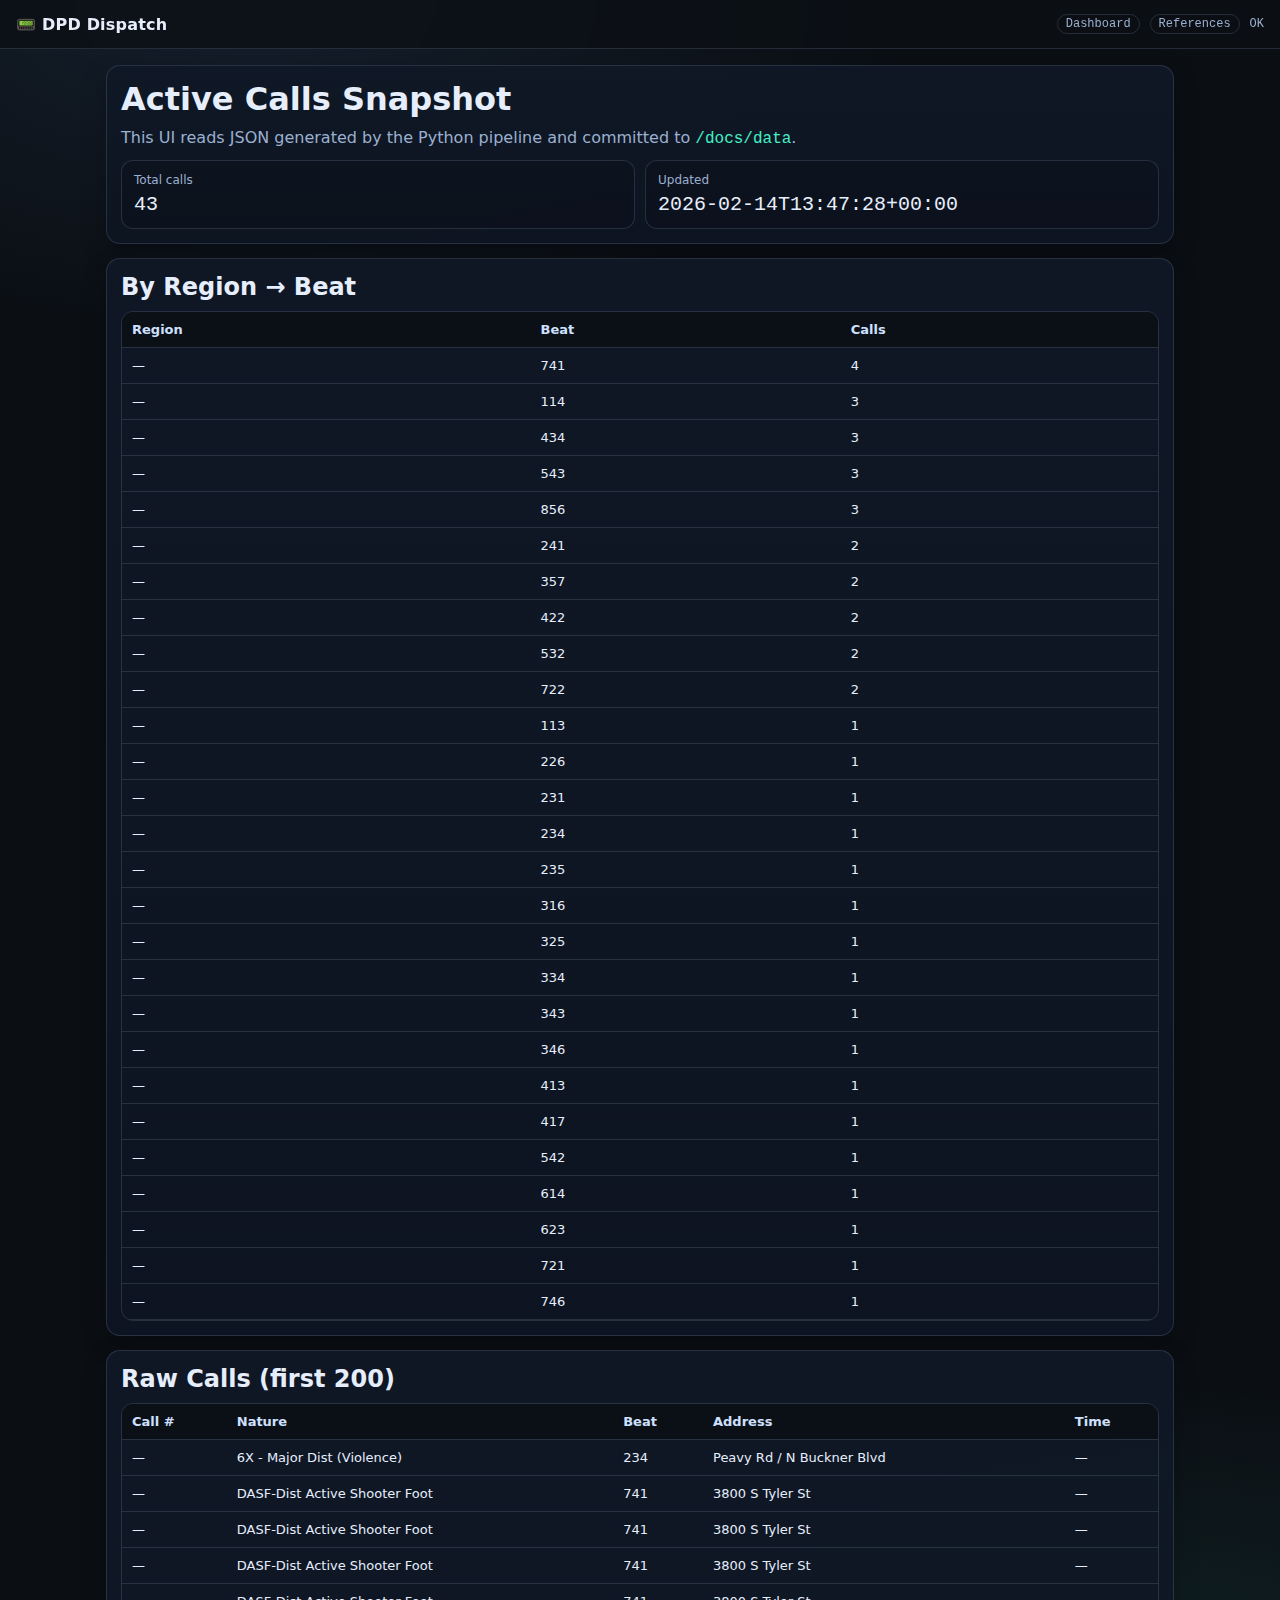
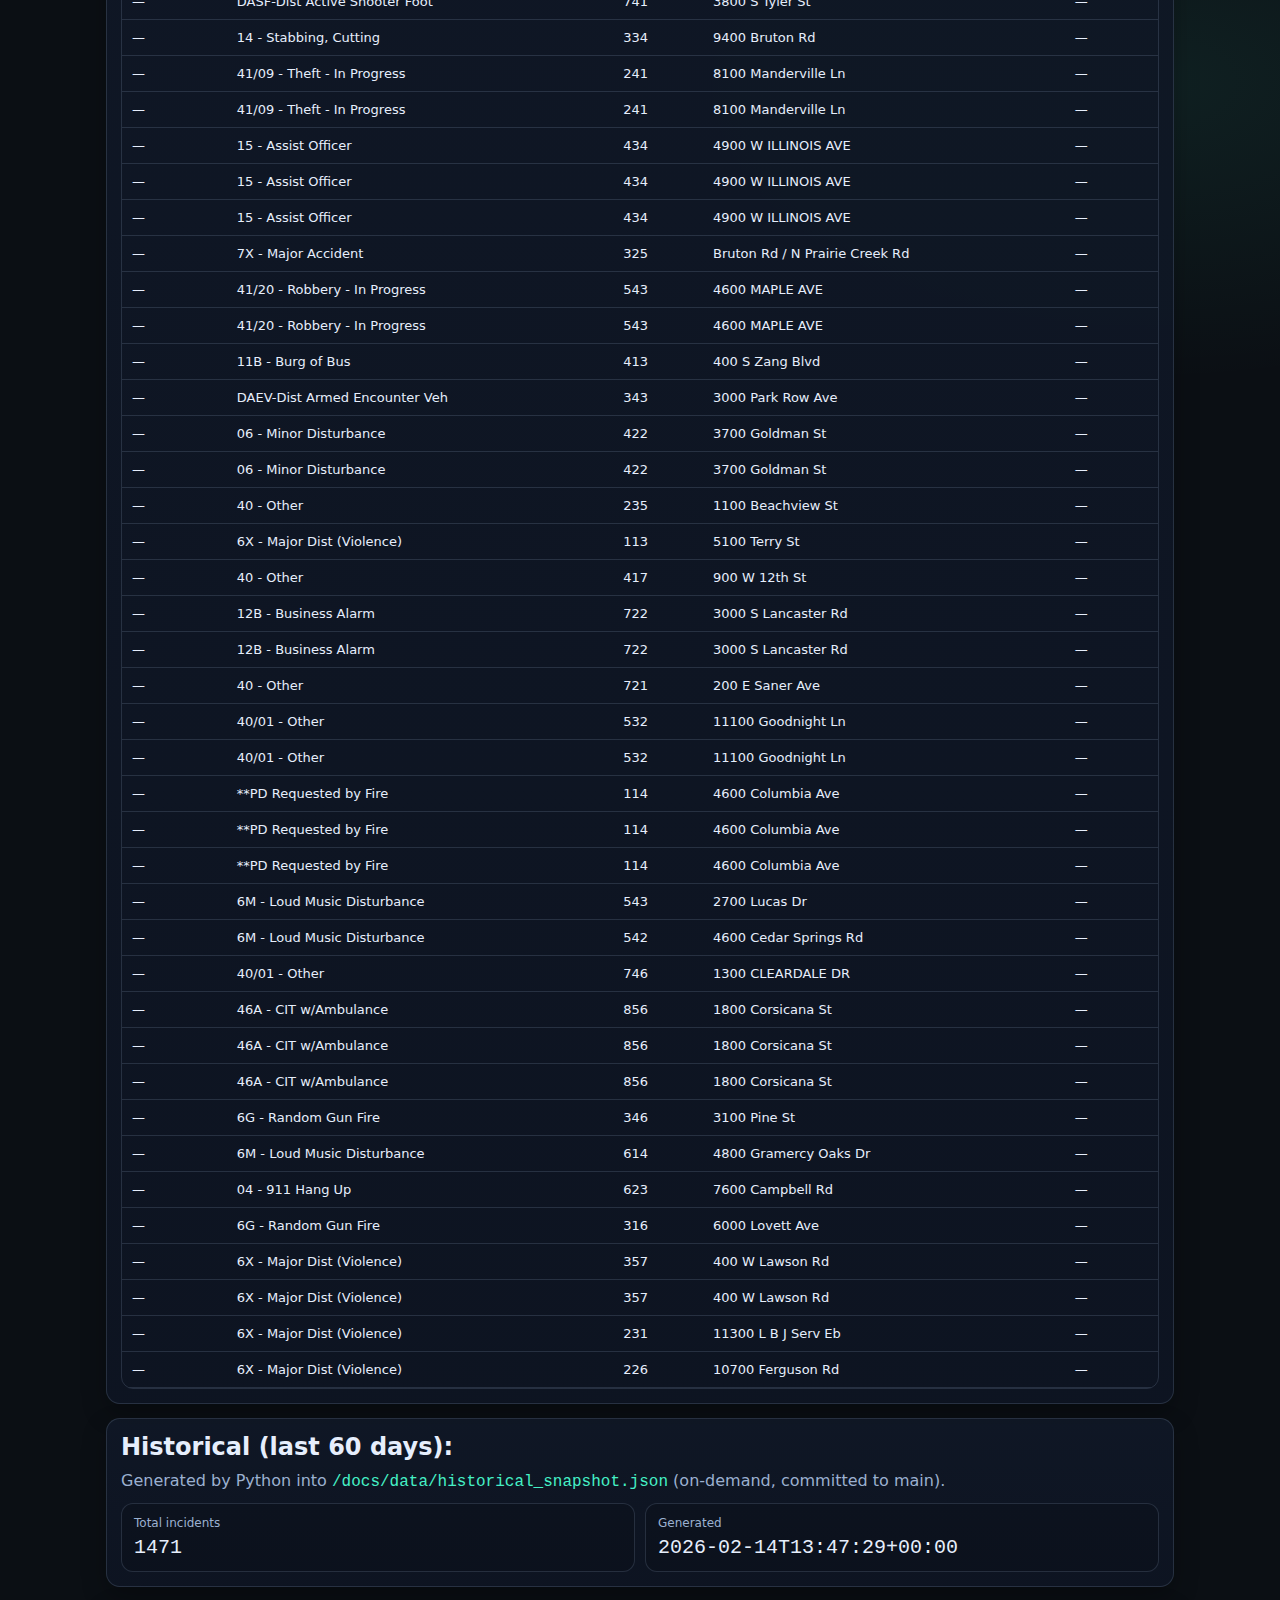
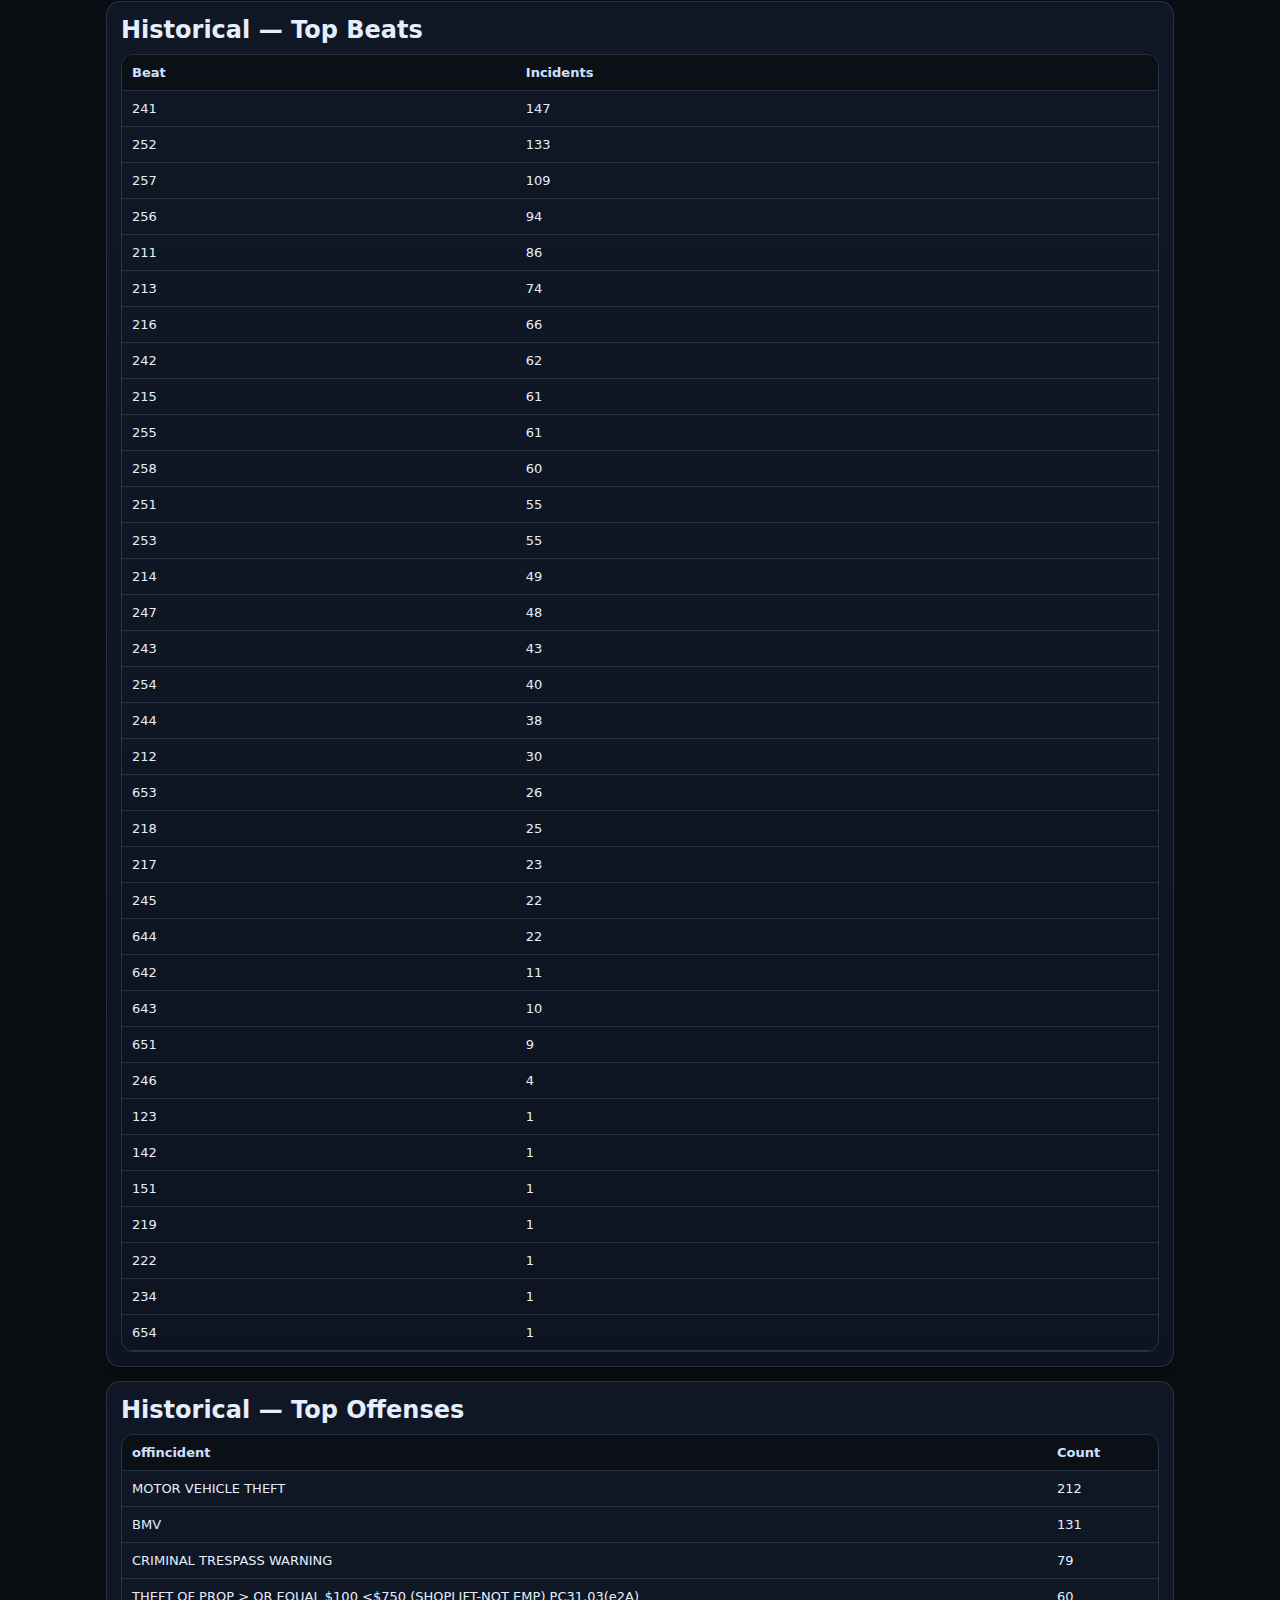
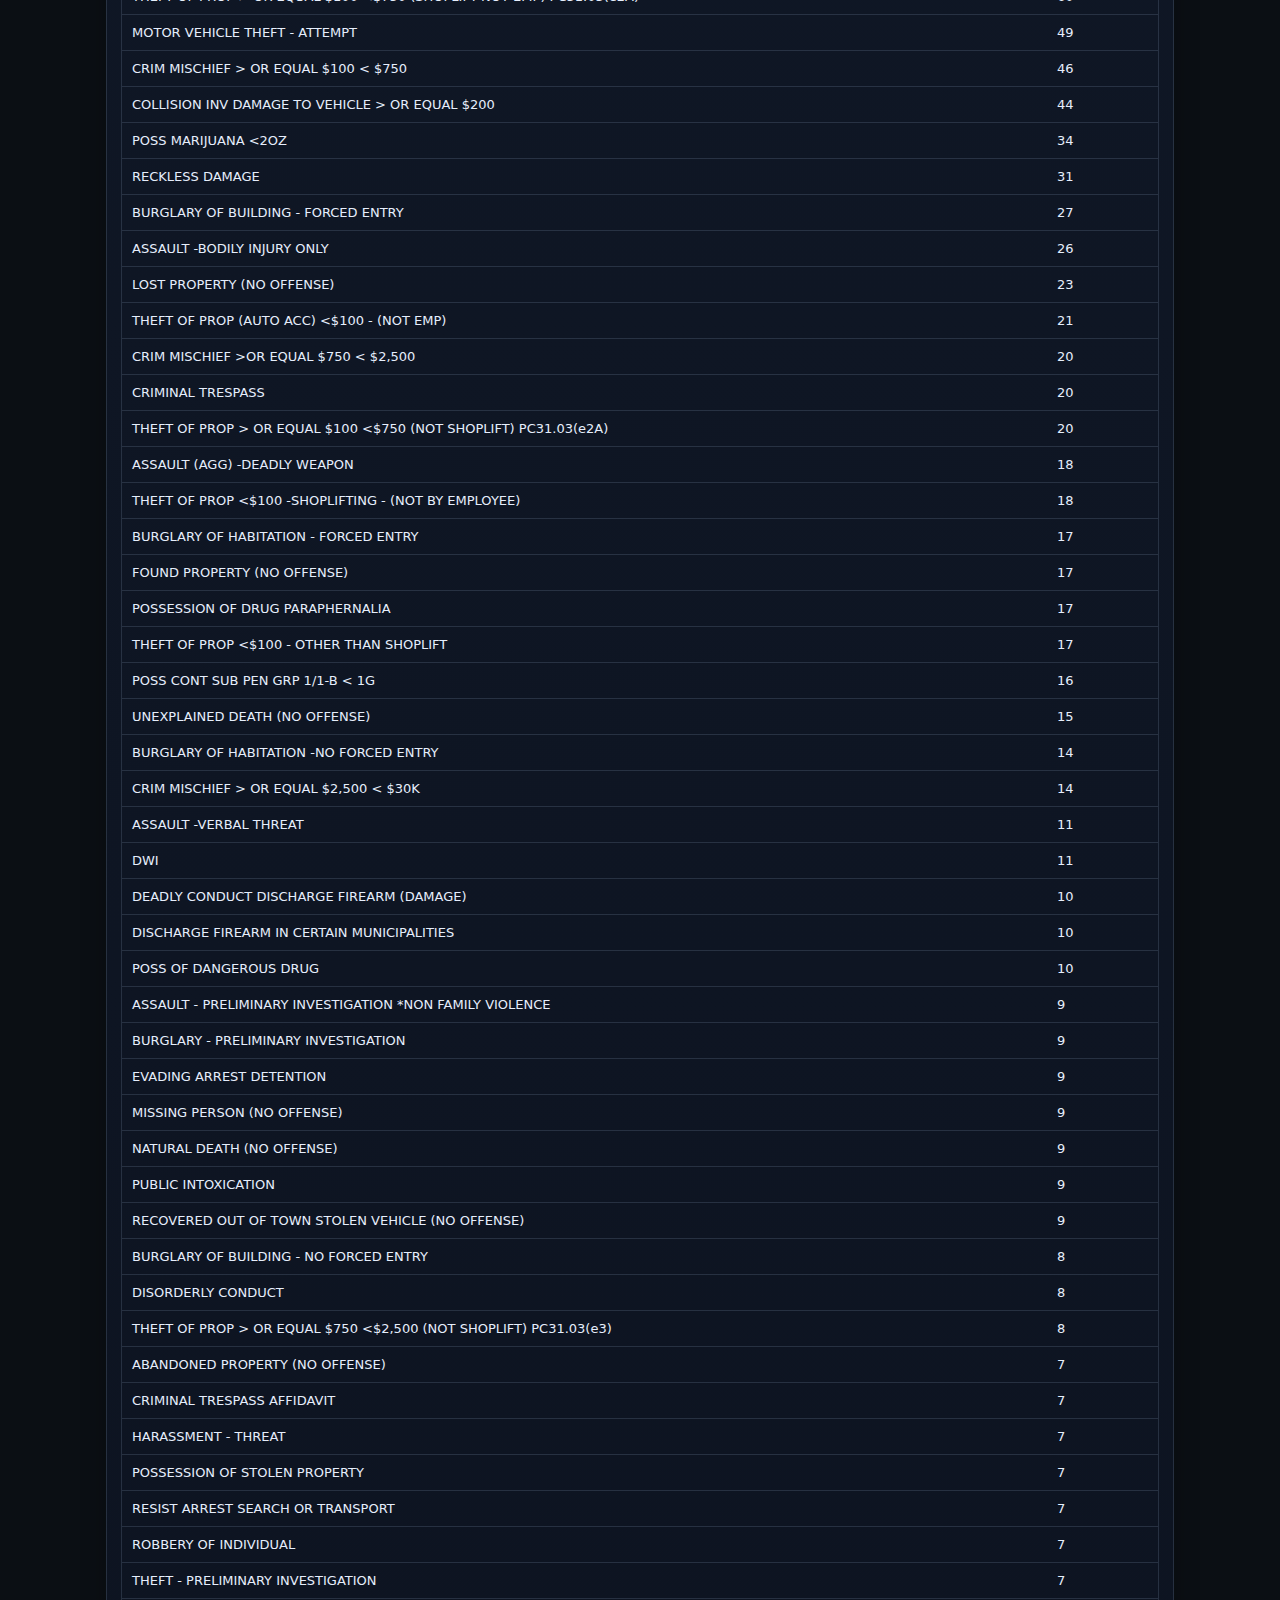
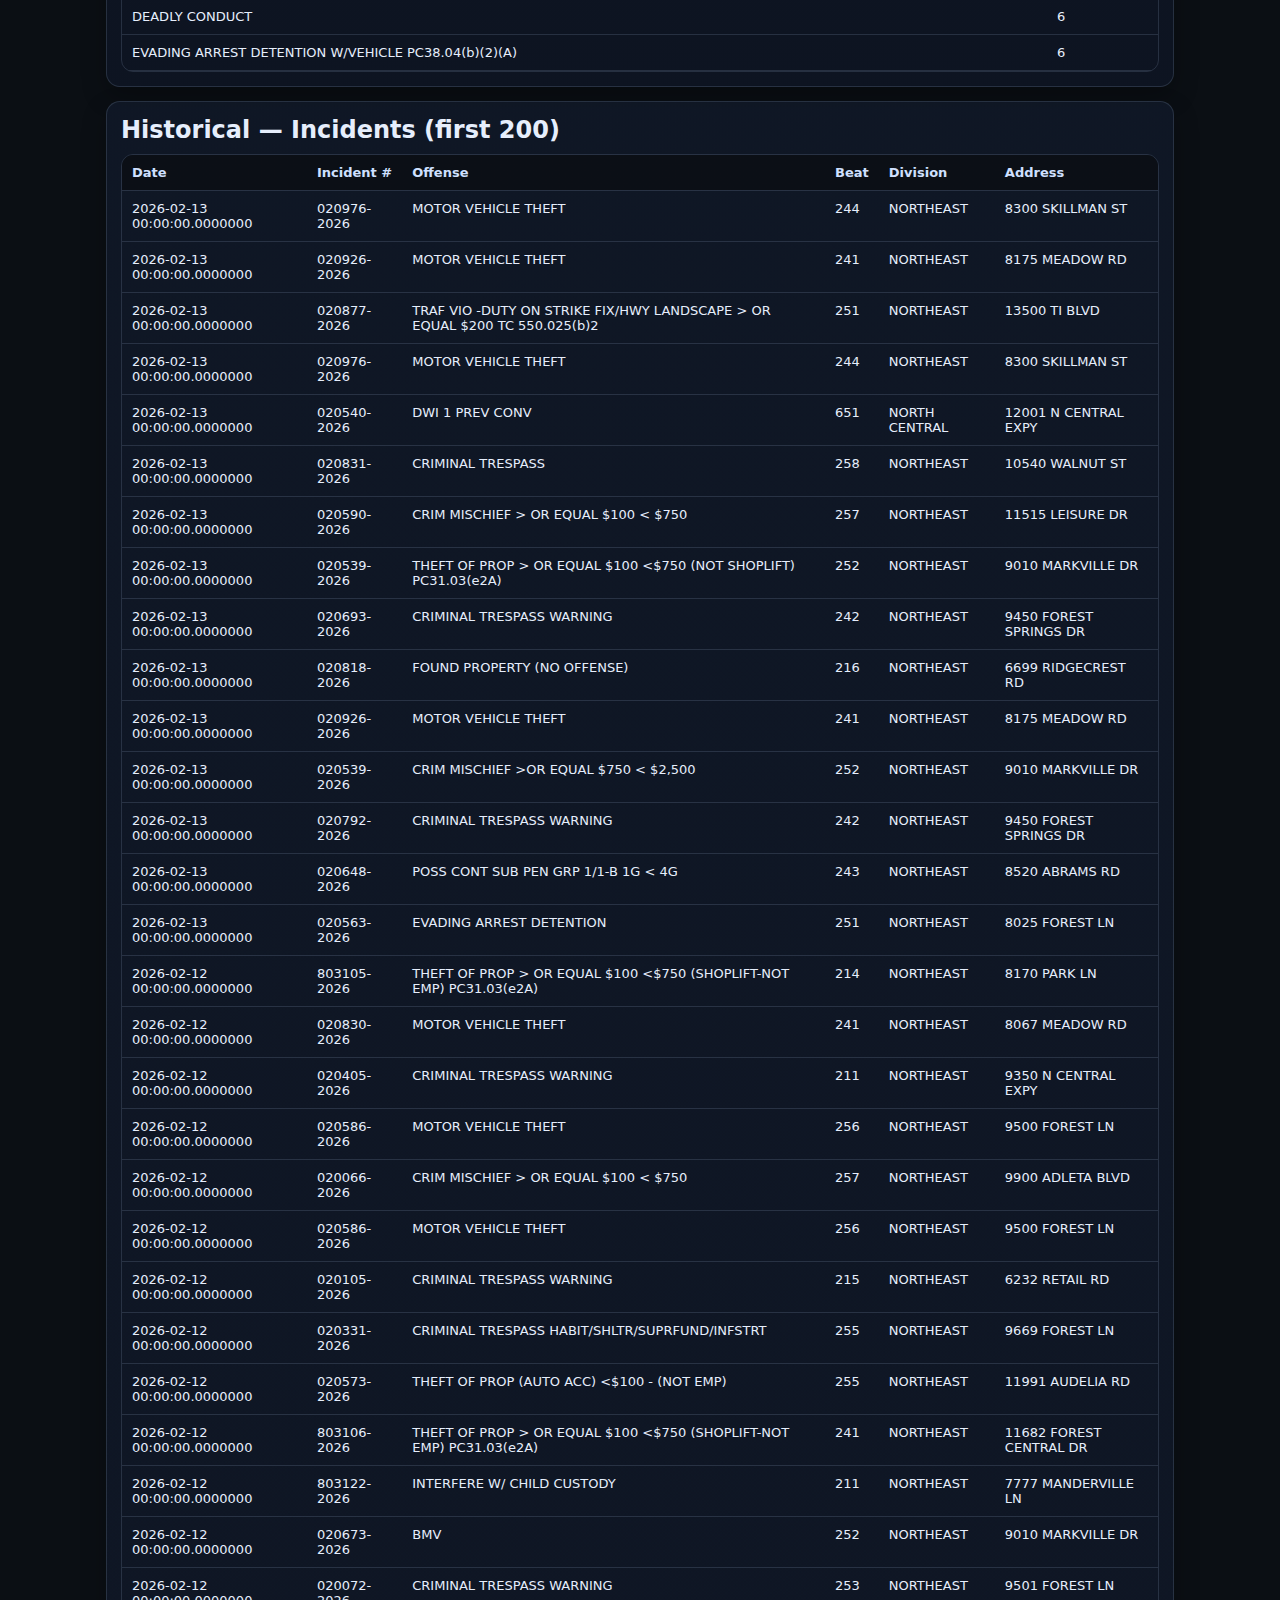
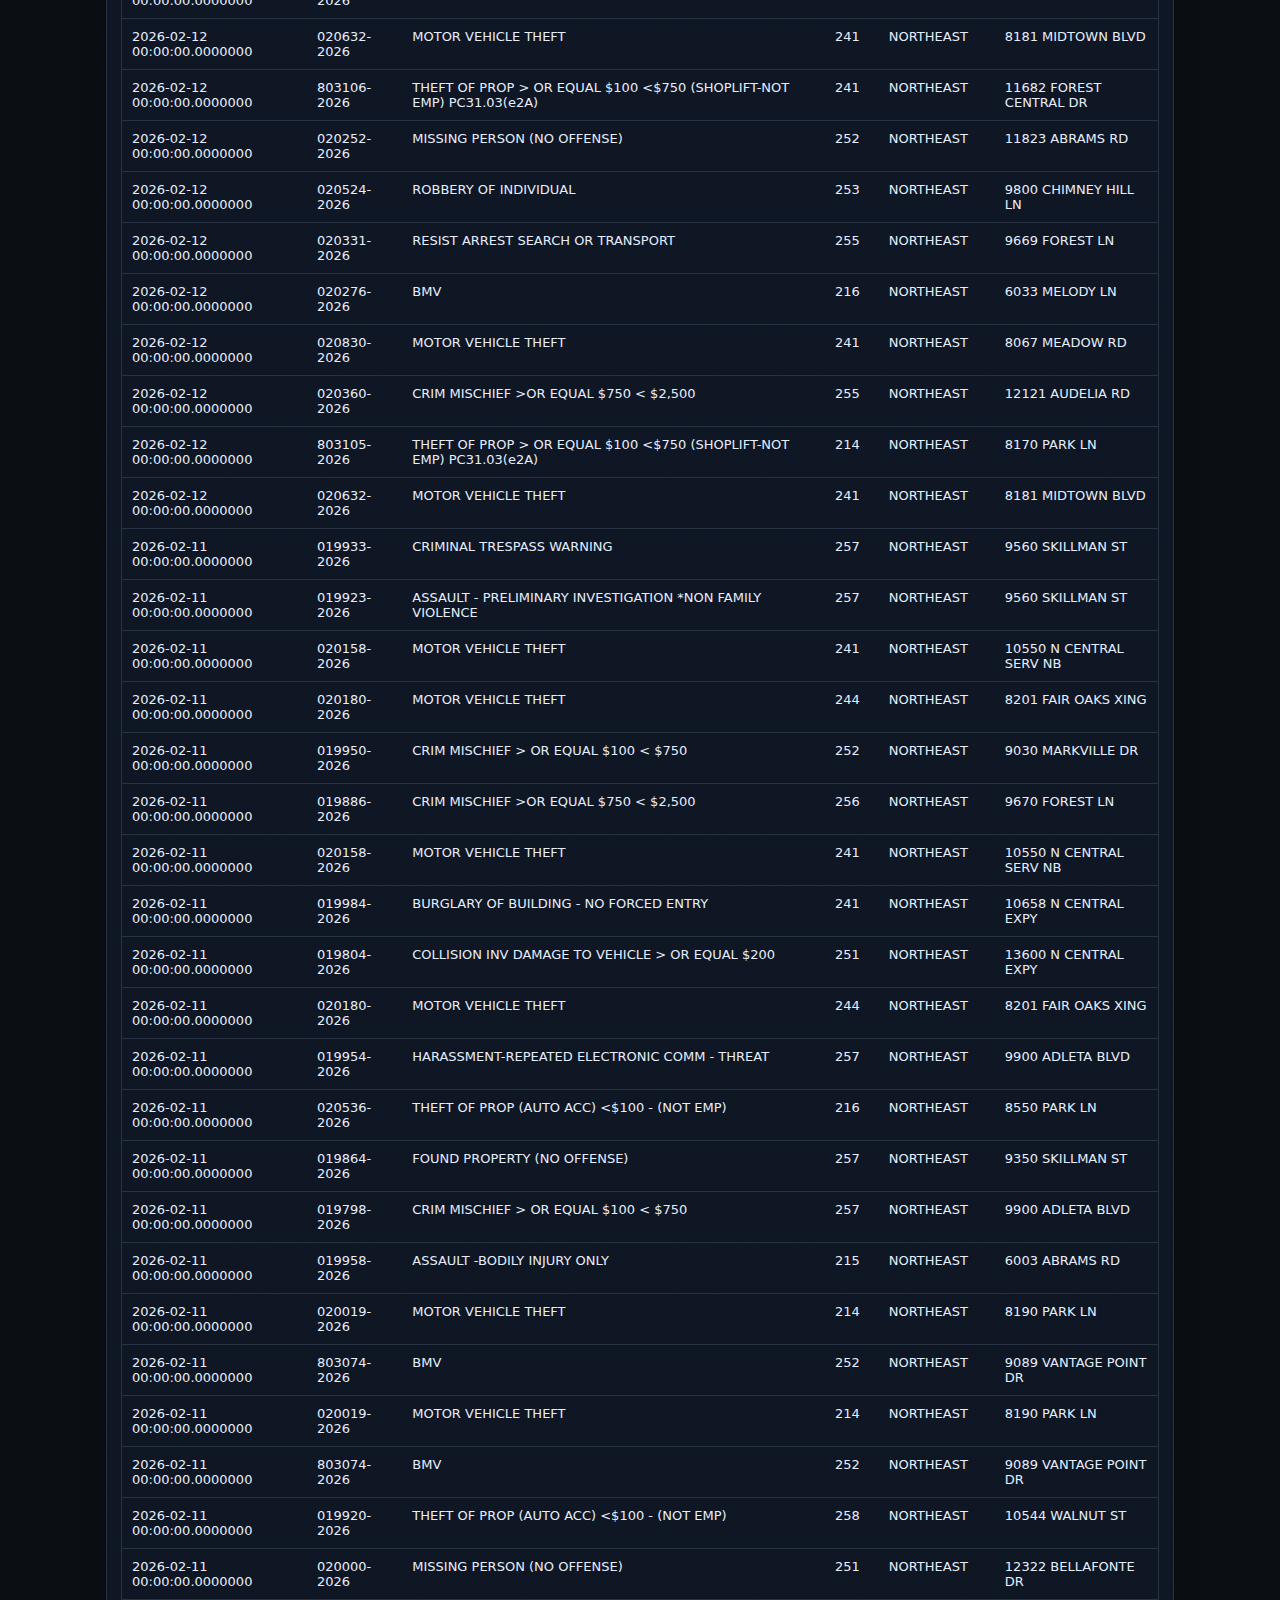
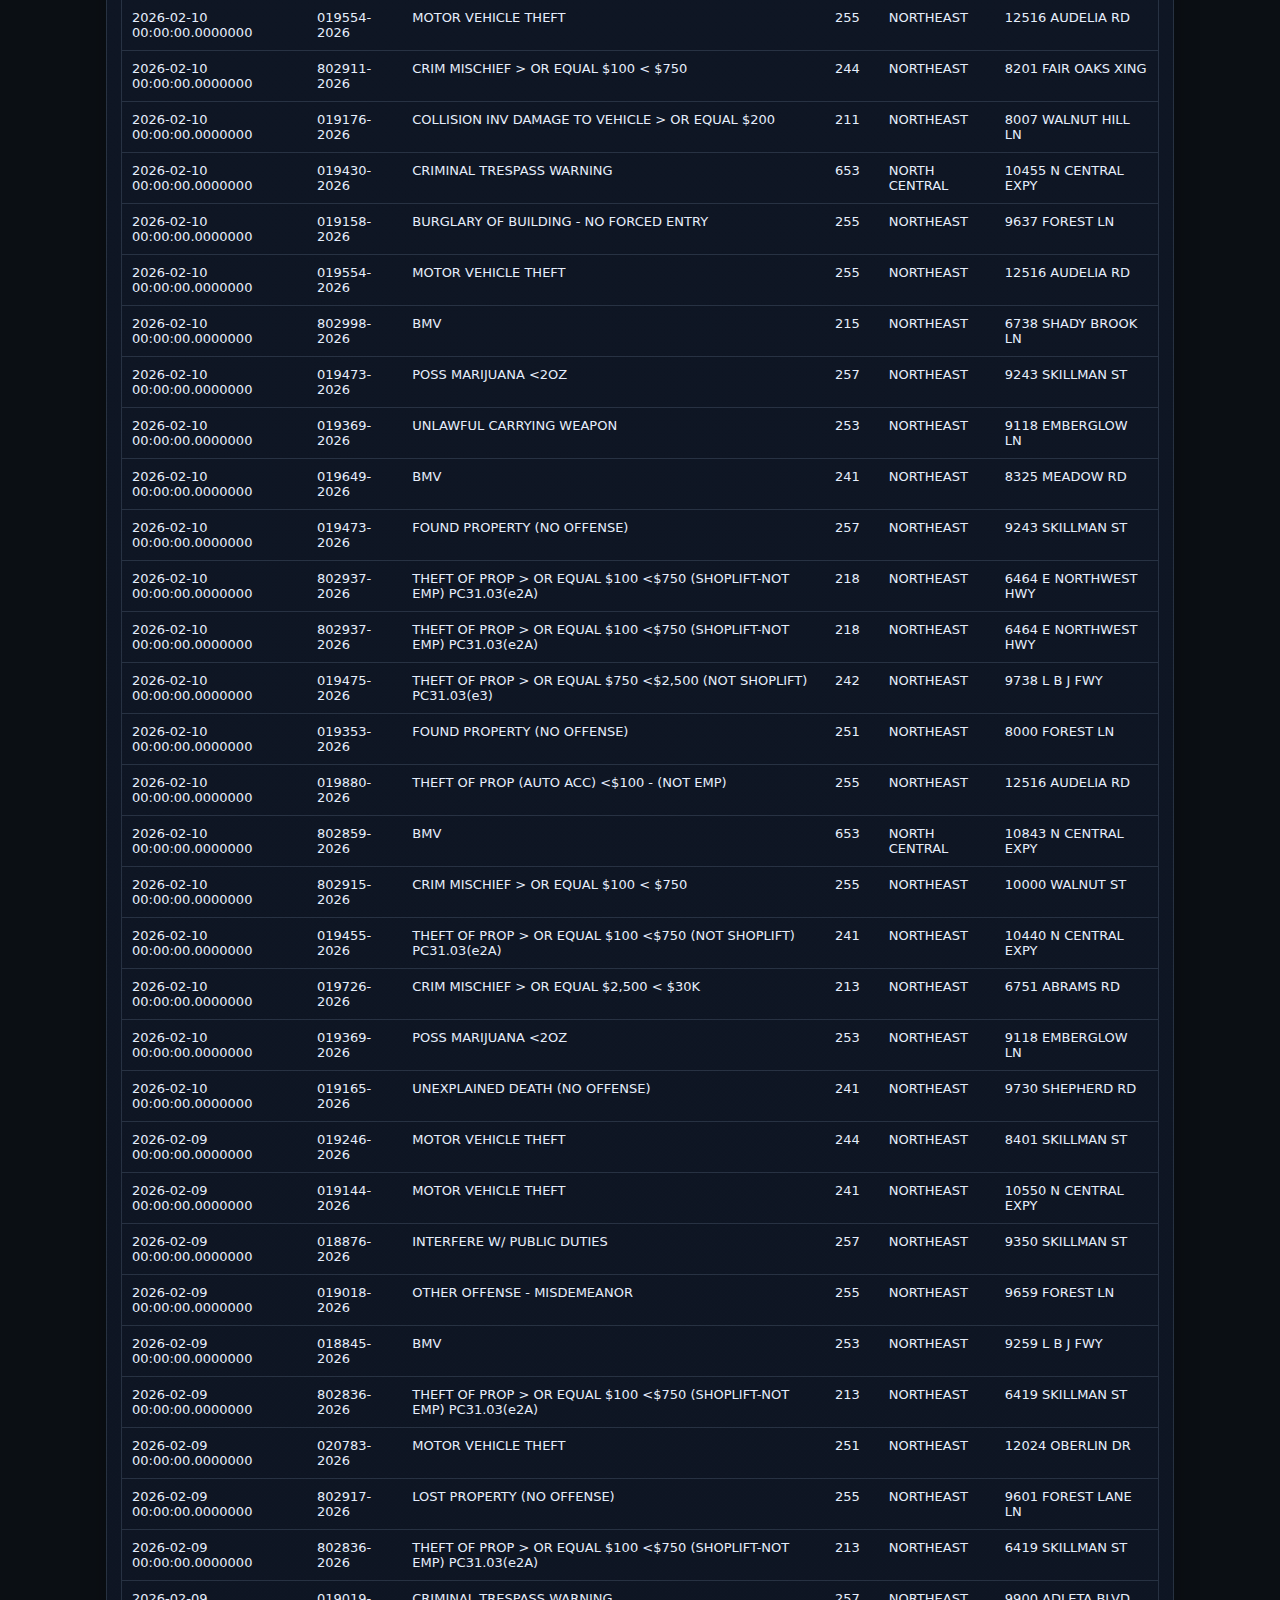
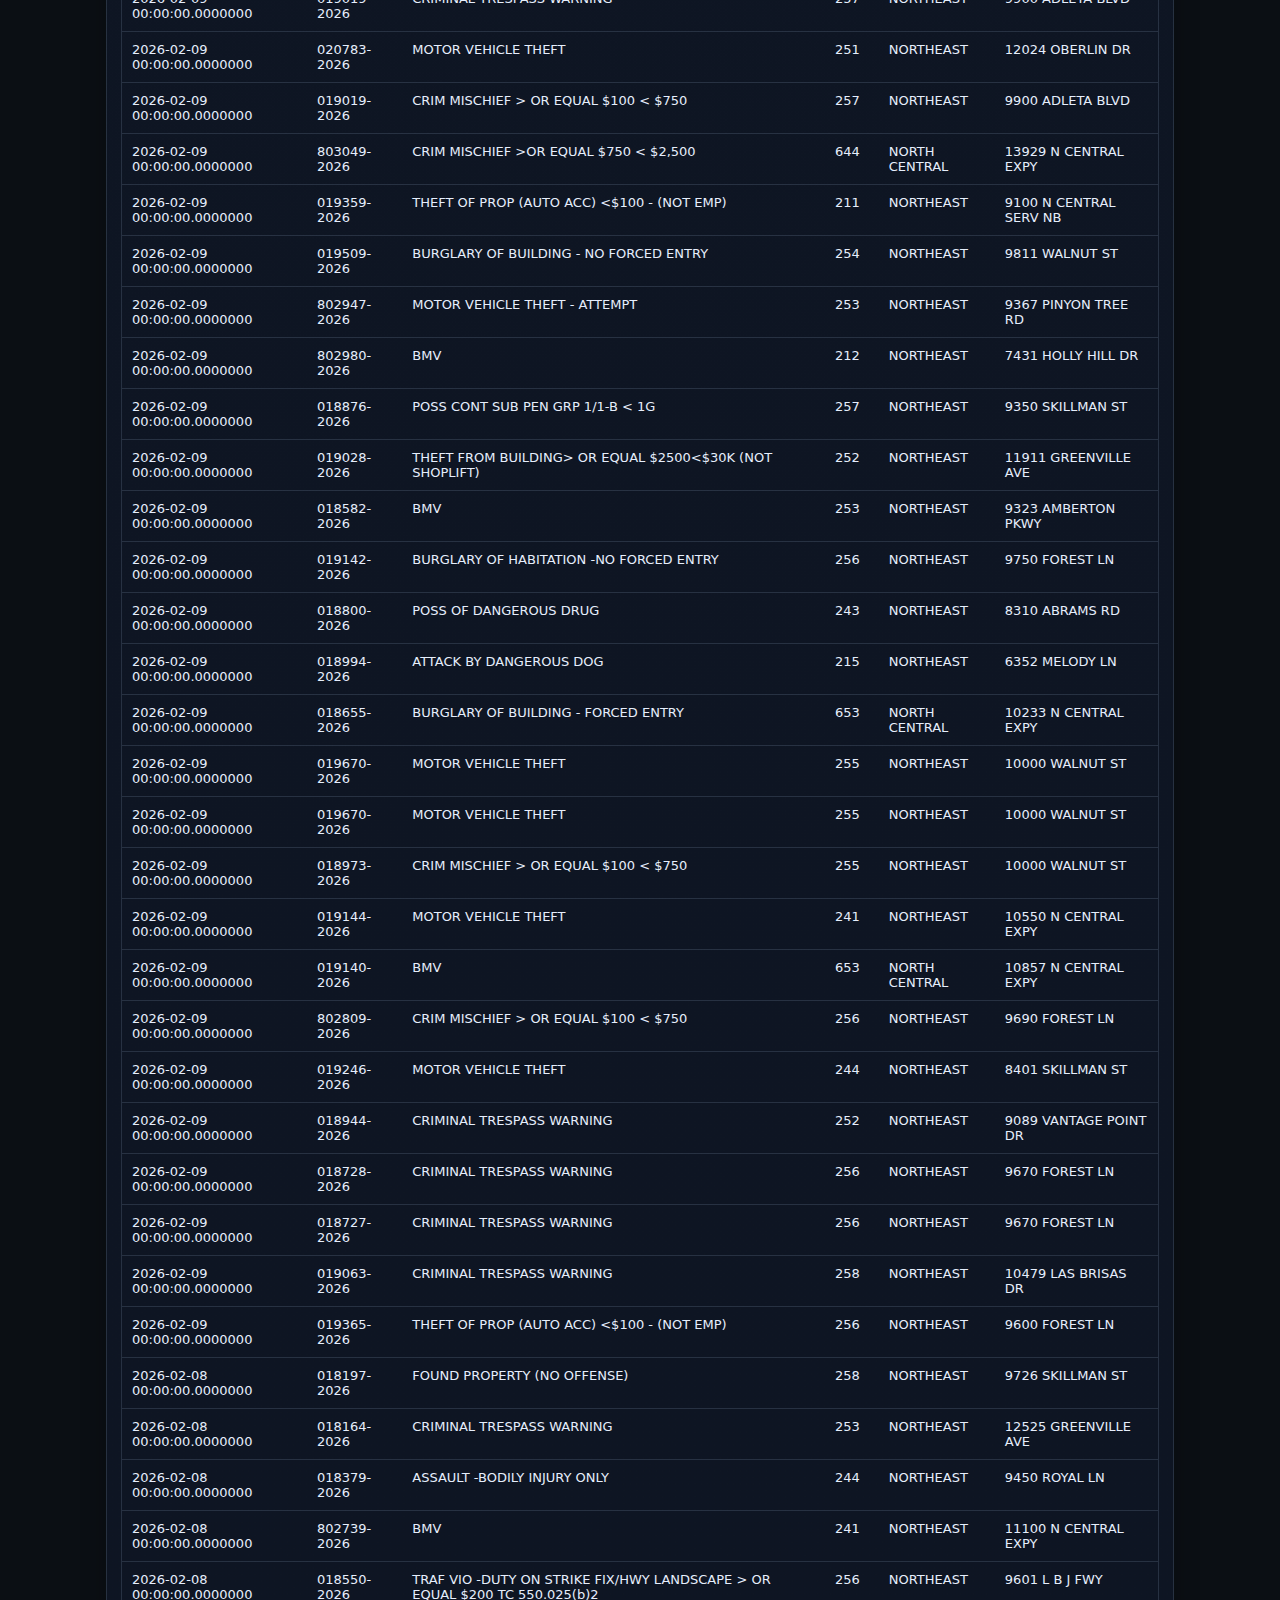
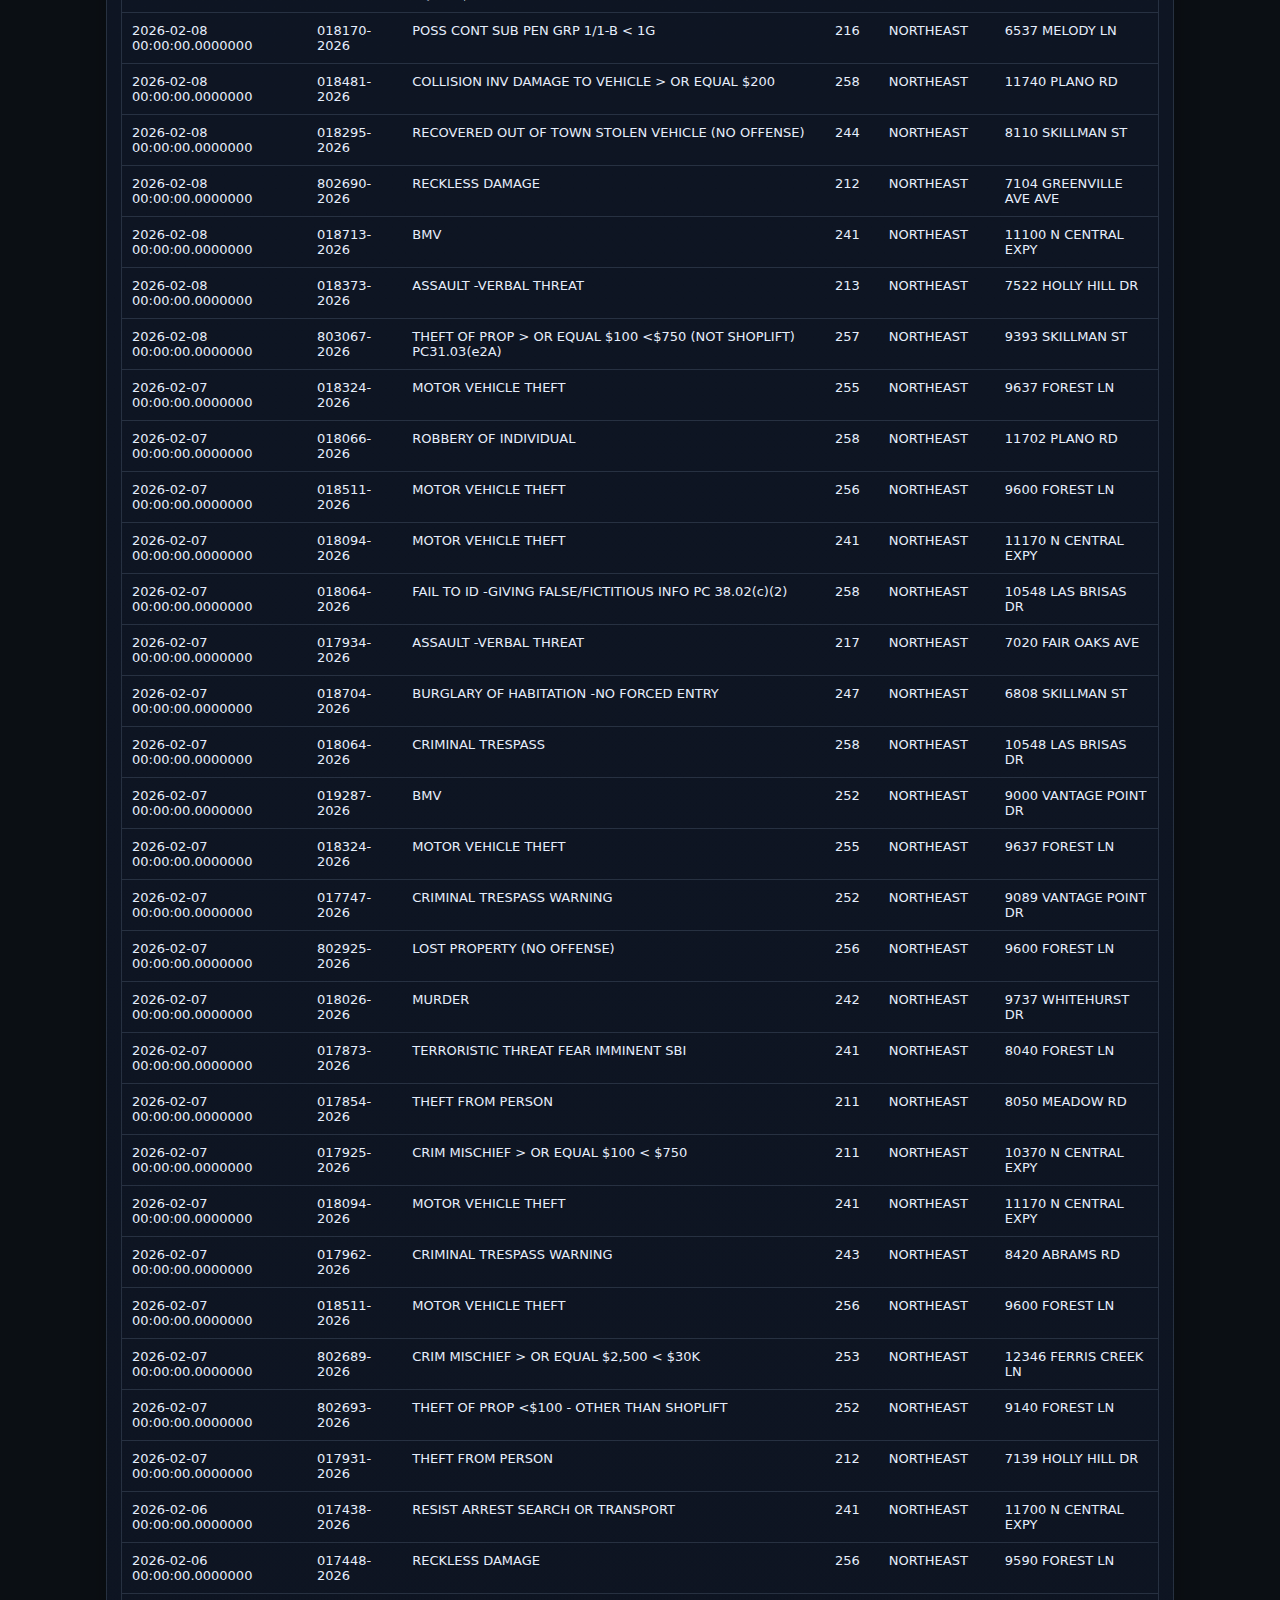
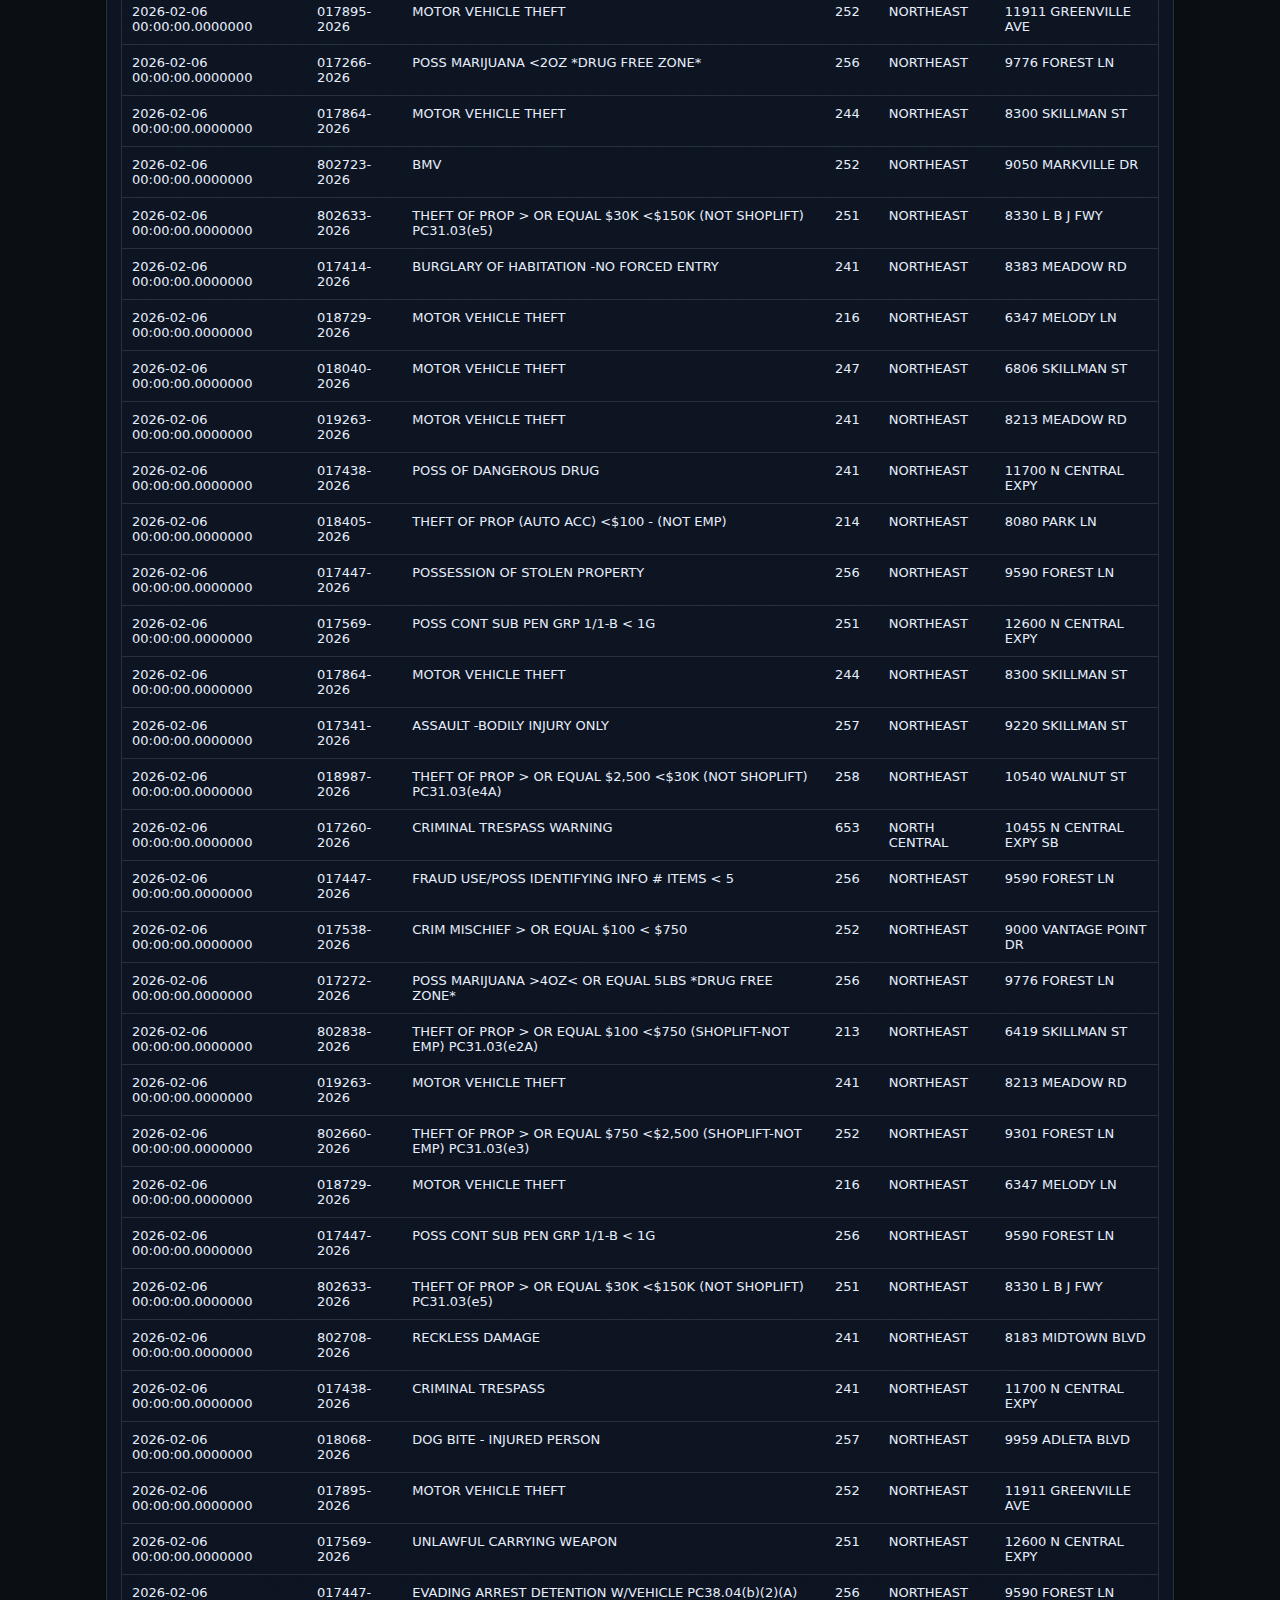
<file: docs/index.html>
<!doctype html>
<html lang="en">
  <head>
    <meta charset="utf-8" />
    <meta name="viewport" content="width=device-width, initial-scale=1" />
    <title>DPD Dispatch Dashboard</title>
    <link rel="stylesheet" href="./css/styles.css" />
  </head>
  <body>
    <header class="top">
      <div class="brand">📟 DPD Dispatch</div>
      <div style="display:flex; gap:10px; align-items:center;">
        <a class="badge" href="./index.html">Dashboard</a>
        <a class="badge" href="./references.html">References</a>
        <div class="status" id="status">Loading…</div>
      </div>
    </header>

    <main class="container">
      <section class="card">
        <h1>Active Calls Snapshot</h1>
        <p class="muted">This UI reads JSON generated by the Python pipeline and committed to <code>/docs/data</code>.</p>
        <div class="grid">
          <div class="metric">
            <div class="label">Total calls</div>
            <div class="value" id="totalCalls">—</div>
          </div>
          <div class="metric">
            <div class="label">Updated</div>
            <div class="value" id="updatedAt">—</div>
          </div>
        </div>
      </section>

      <section class="card">
        <h2>By Region → Beat</h2>
        <div id="byRegionBeat" class="table"></div>
      </section>

      <section class="card">
        <h2>Raw Calls (first 200)</h2>
        <div id="rawCalls" class="table"></div>
      </section>

      <section class="card">
        <h2 id="histTitle">Historical Snapshot</h2>
        <p class="muted">Generated by Python into <code>/docs/data/historical_snapshot.json</code> (on-demand, committed to main).</p>
        <div class="grid">
          <div class="metric">
            <div class="label">Total incidents</div>
            <div class="value" id="histTotal">—</div>
          </div>
          <div class="metric">
            <div class="label">Generated</div>
            <div class="value" id="histGenerated">—</div>
          </div>
        </div>
      </section>

      <section class="card">
        <h2>Historical — Top Beats</h2>
        <div id="histTopBeats" class="table"></div>
      </section>

      <section class="card">
        <h2>Historical — Top Offenses</h2>
        <div id="histTopOffenses" class="table"></div>
      </section>

      <section class="card">
        <h2>Historical — Incidents (first 200)</h2>
        <div id="histRows" class="table"></div>
      </section>
    </main>

    <script src="./js/app.js"></script>
  </body>
</html>
</file>
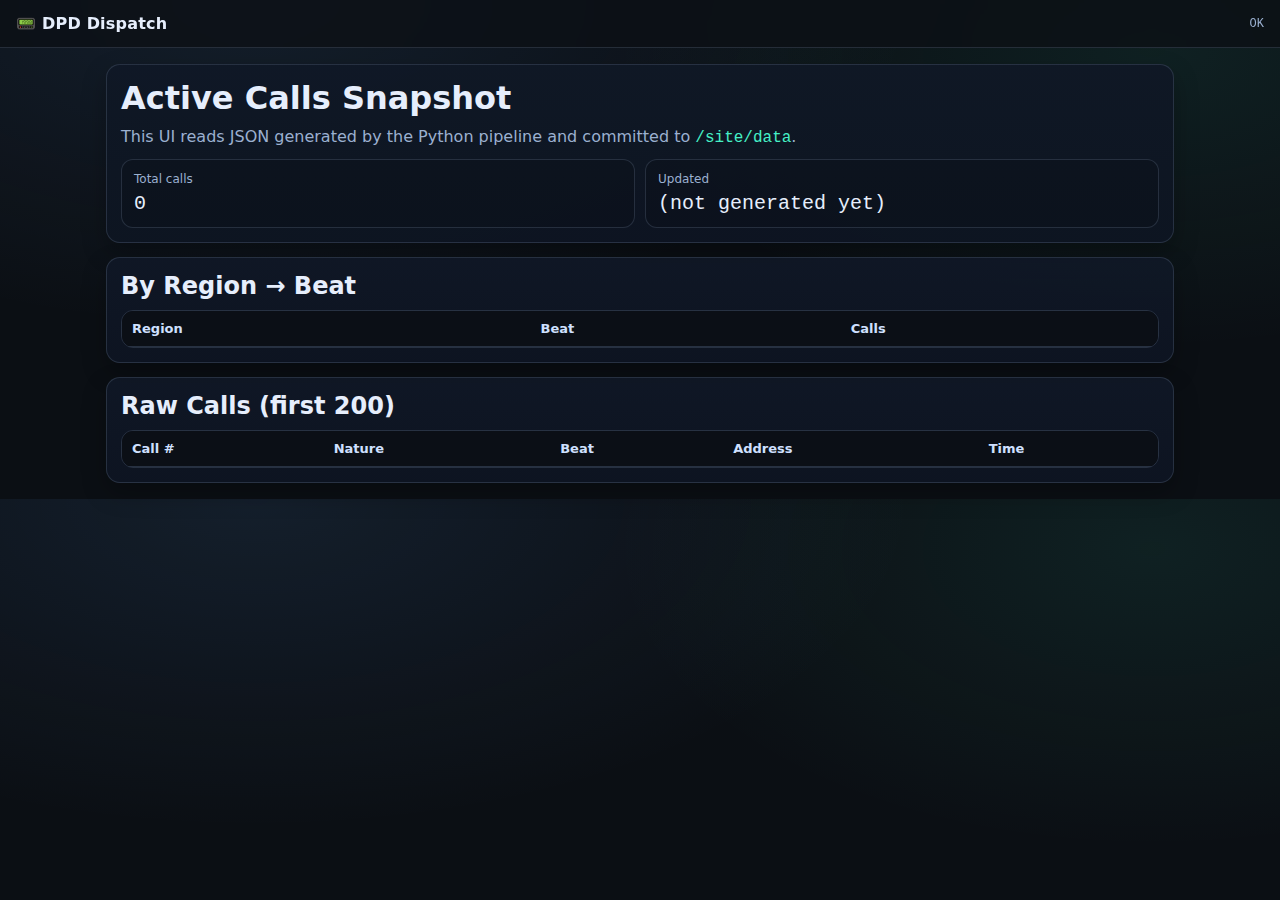
<file: site/index.html>
<!doctype html>
<html lang="en">
  <head>
    <meta charset="utf-8" />
    <meta name="viewport" content="width=device-width, initial-scale=1" />
    <title>DPD Dispatch Dashboard</title>
    <link rel="stylesheet" href="./css/styles.css" />
  </head>
  <body>
    <header class="top">
      <div class="brand">📟 DPD Dispatch</div>
      <div class="status" id="status">Loading…</div>
    </header>

    <main class="container">
      <section class="card">
        <h1>Active Calls Snapshot</h1>
        <p class="muted">This UI reads JSON generated by the Python pipeline and committed to <code>/site/data</code>.</p>
        <div class="grid">
          <div class="metric">
            <div class="label">Total calls</div>
            <div class="value" id="totalCalls">—</div>
          </div>
          <div class="metric">
            <div class="label">Updated</div>
            <div class="value" id="updatedAt">—</div>
          </div>
        </div>
      </section>

      <section class="card">
        <h2>By Region → Beat</h2>
        <div id="byRegionBeat" class="table"></div>
      </section>

      <section class="card">
        <h2>Raw Calls (first 200)</h2>
        <div id="rawCalls" class="table"></div>
      </section>
    </main>

    <script src="./js/app.js"></script>
  </body>
</html>
</file>
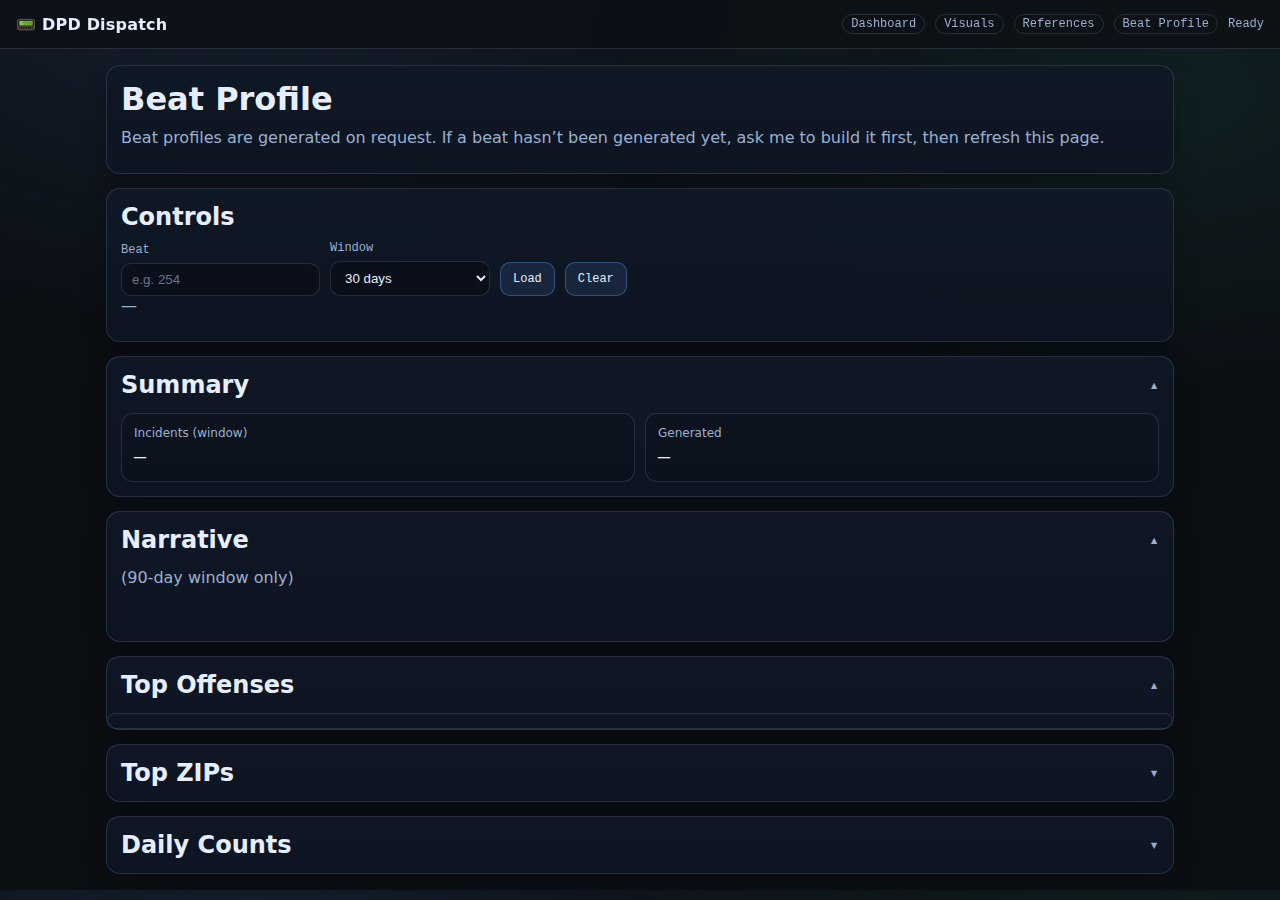
<file: docs/beat.html>
<!doctype html>
<html lang="en">
  <head>
    <meta charset="utf-8" />
    <meta name="viewport" content="width=device-width, initial-scale=1" />
    <title>DPD Dispatch — Beat Profile</title>
    <link rel="stylesheet" href="./css/styles.css" />
  </head>
  <body>
    <header class="top">
      <div class="brand">📟 DPD Dispatch</div>
      <div style="display:flex; gap:10px; align-items:center;">
        <a class="badge" href="./index.html">Dashboard</a>
        <a class="badge" href="./visuals.html">Visuals</a>
        <a class="badge" href="./references.html">References</a>
        <a class="badge" href="./beat.html">Beat Profile</a>
        <div class="status" id="status">Loading…</div>
      </div>
    </header>

    <main class="container">
      <section class="card">
        <h1>Beat Profile</h1>
        <p class="muted">Beat profiles are generated on request. If a beat hasn’t been generated yet, ask me to build it first, then refresh this page.</p>
      </section>

      <section class="card">
        <h2>Controls</h2>
        <div class="controls">
          <div class="control">
            <label for="beat">Beat</label>
            <input id="beat" placeholder="e.g. 254" />
          </div>
          <div class="control">
            <label for="window">Window</label>
            <select id="window">
              <option value="7">7 days</option>
              <option value="30" selected>30 days</option>
              <option value="90">90 days</option>
            </select>
          </div>
          <button class="button" id="load">Load</button>
          <button class="button" id="clear">Clear</button>
        </div>
        <p class="muted" id="info">—</p>
      </section>

      <details class="card" open>
        <summary><h2>Summary</h2></summary>
        <div class="grid">
          <div class="metric">
            <div class="label">Incidents (window)</div>
            <div class="value" id="total">—</div>
          </div>
          <div class="metric">
            <div class="label">Generated</div>
            <div class="value" id="generated">—</div>
          </div>
        </div>
      </details>

      <details class="card" open>
        <summary><h2>Narrative</h2></summary>
        <p class="muted" id="narrativeMeta">(90‑day window only)</p>
        <div id="narrativeText" style="white-space:pre-wrap; line-height:1.45;"></div>
        <div id="narrativeBullets"></div>
      </details>

      <details class="card" open>
        <summary><h2>Top Offenses</h2></summary>
        <div id="topOffenses" class="table"></div>
      </details>

      <details class="card">
        <summary><h2>Top ZIPs</h2></summary>
        <div id="topZips" class="table"></div>
      </details>

      <details class="card">
        <summary><h2>Daily Counts</h2></summary>
        <div id="daily" class="table"></div>
      </details>
    </main>

    <script src="./js/beat.js?v=2"></script>
  </body>
</html>
</file>
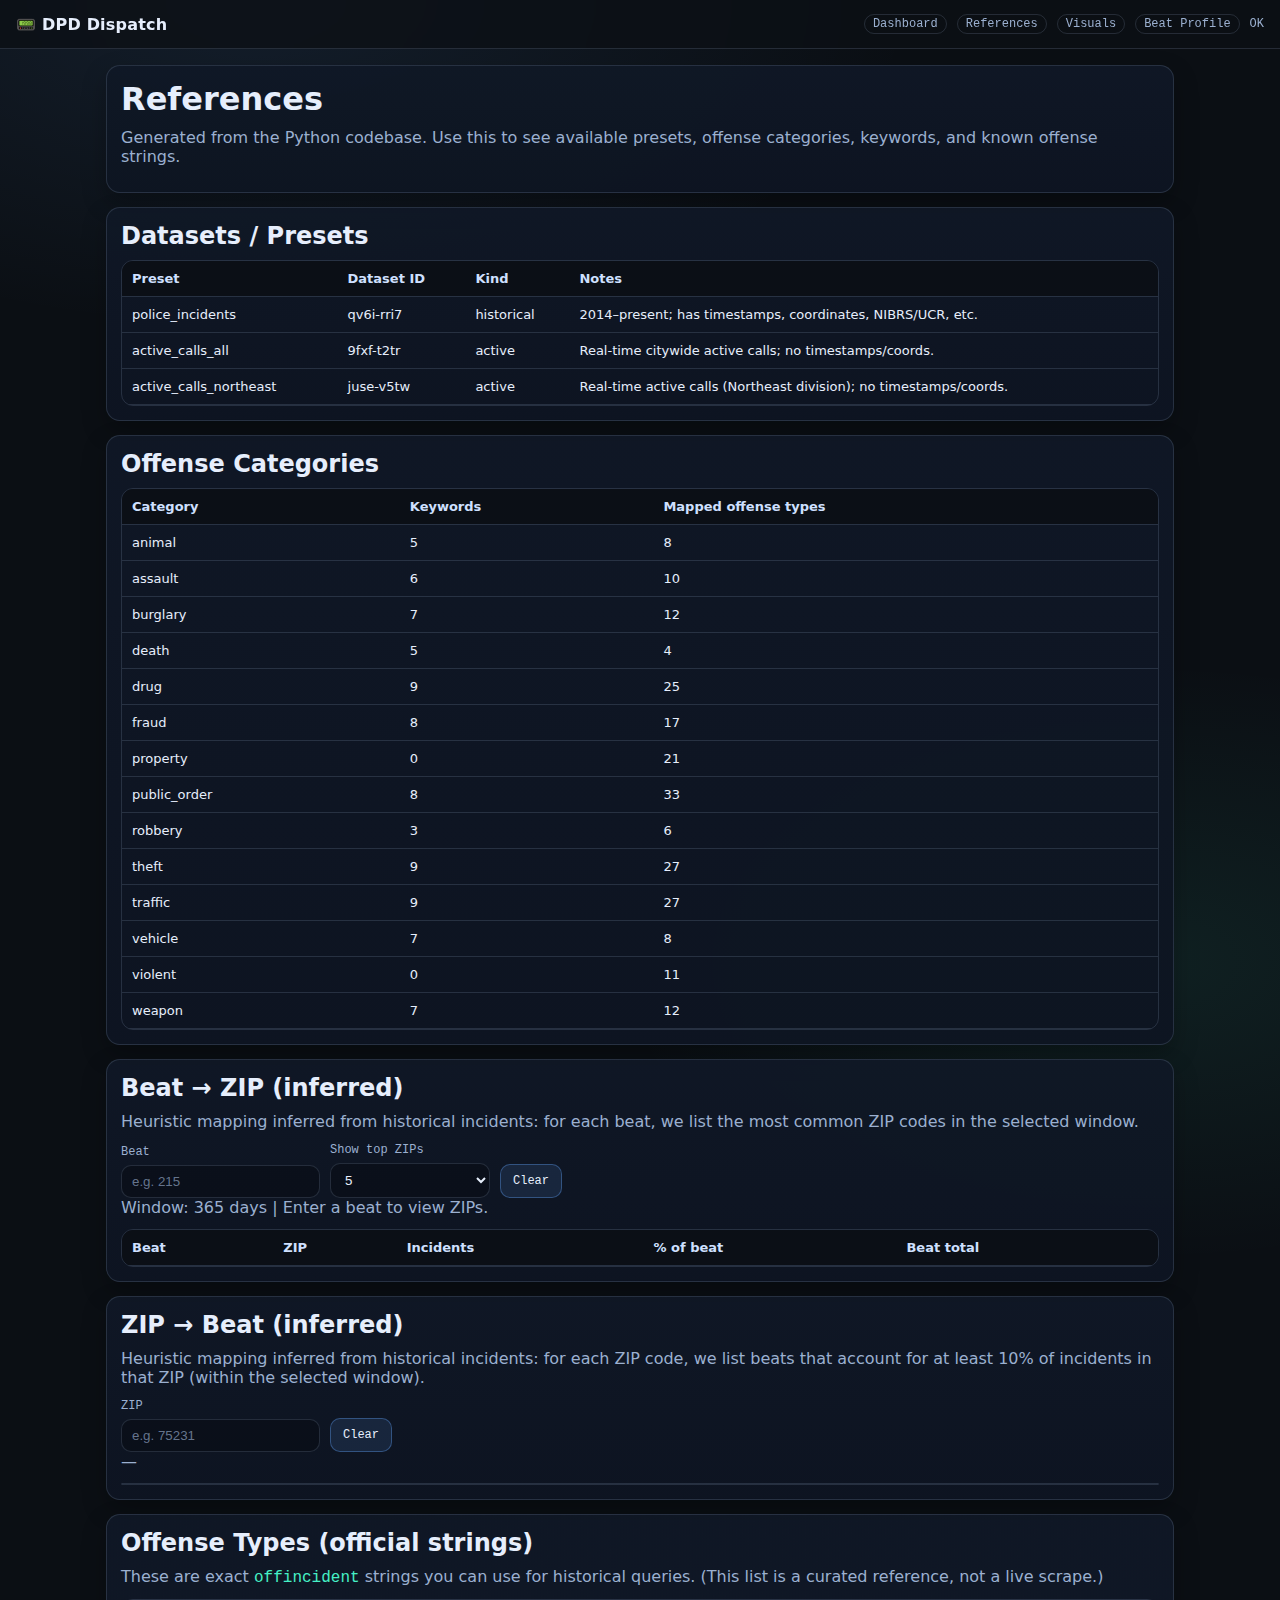
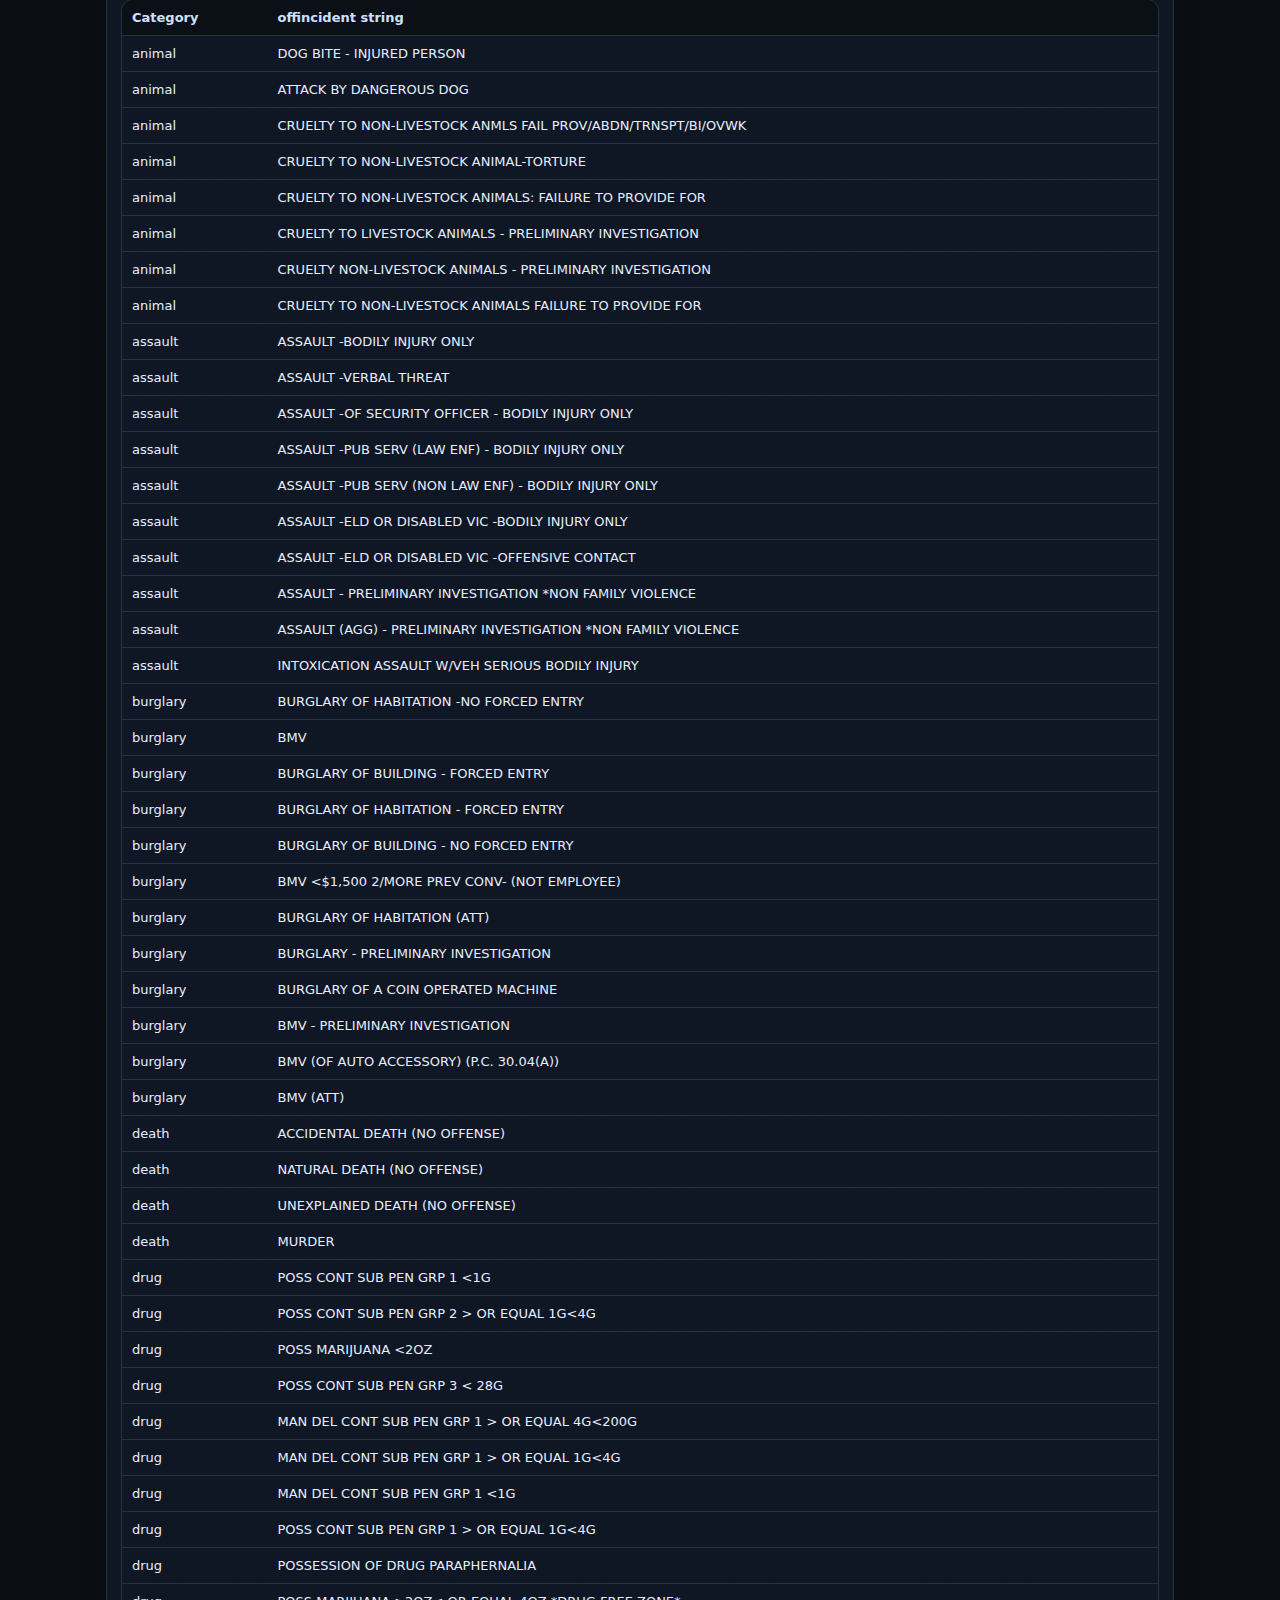
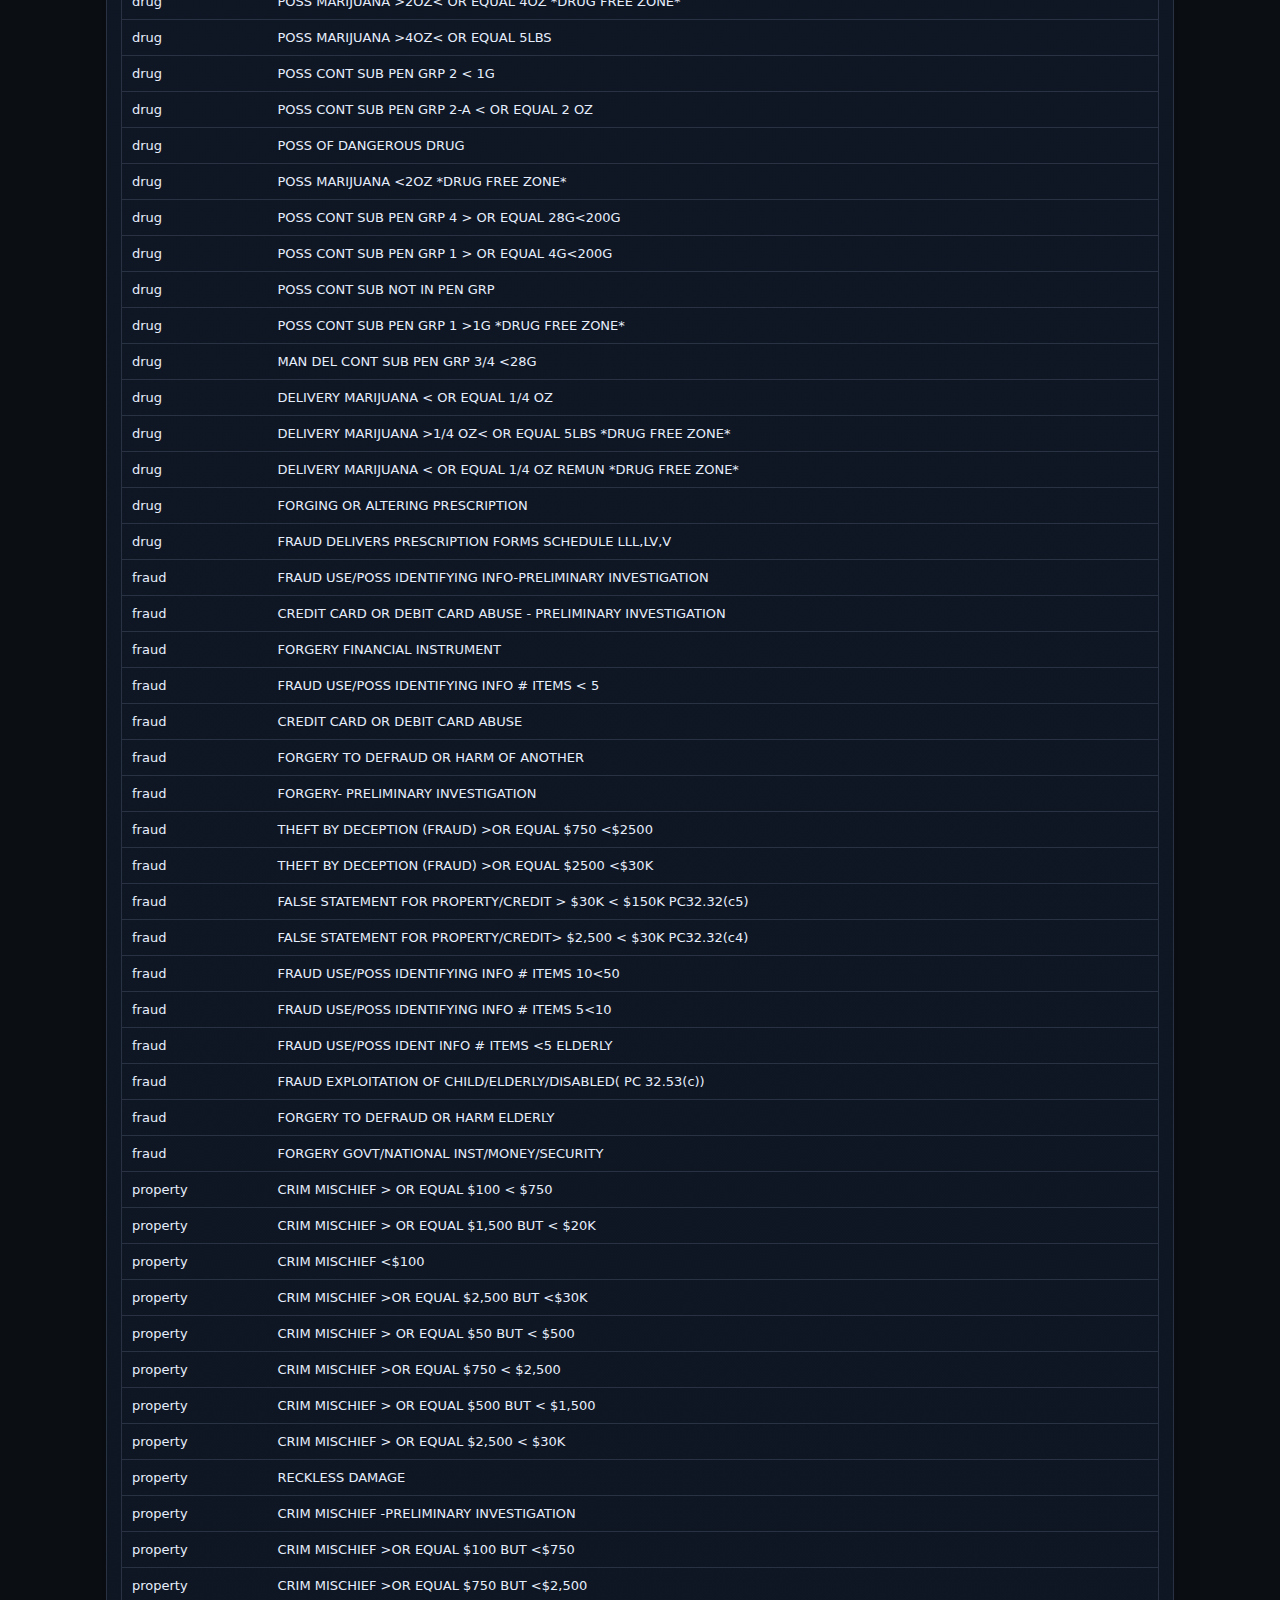
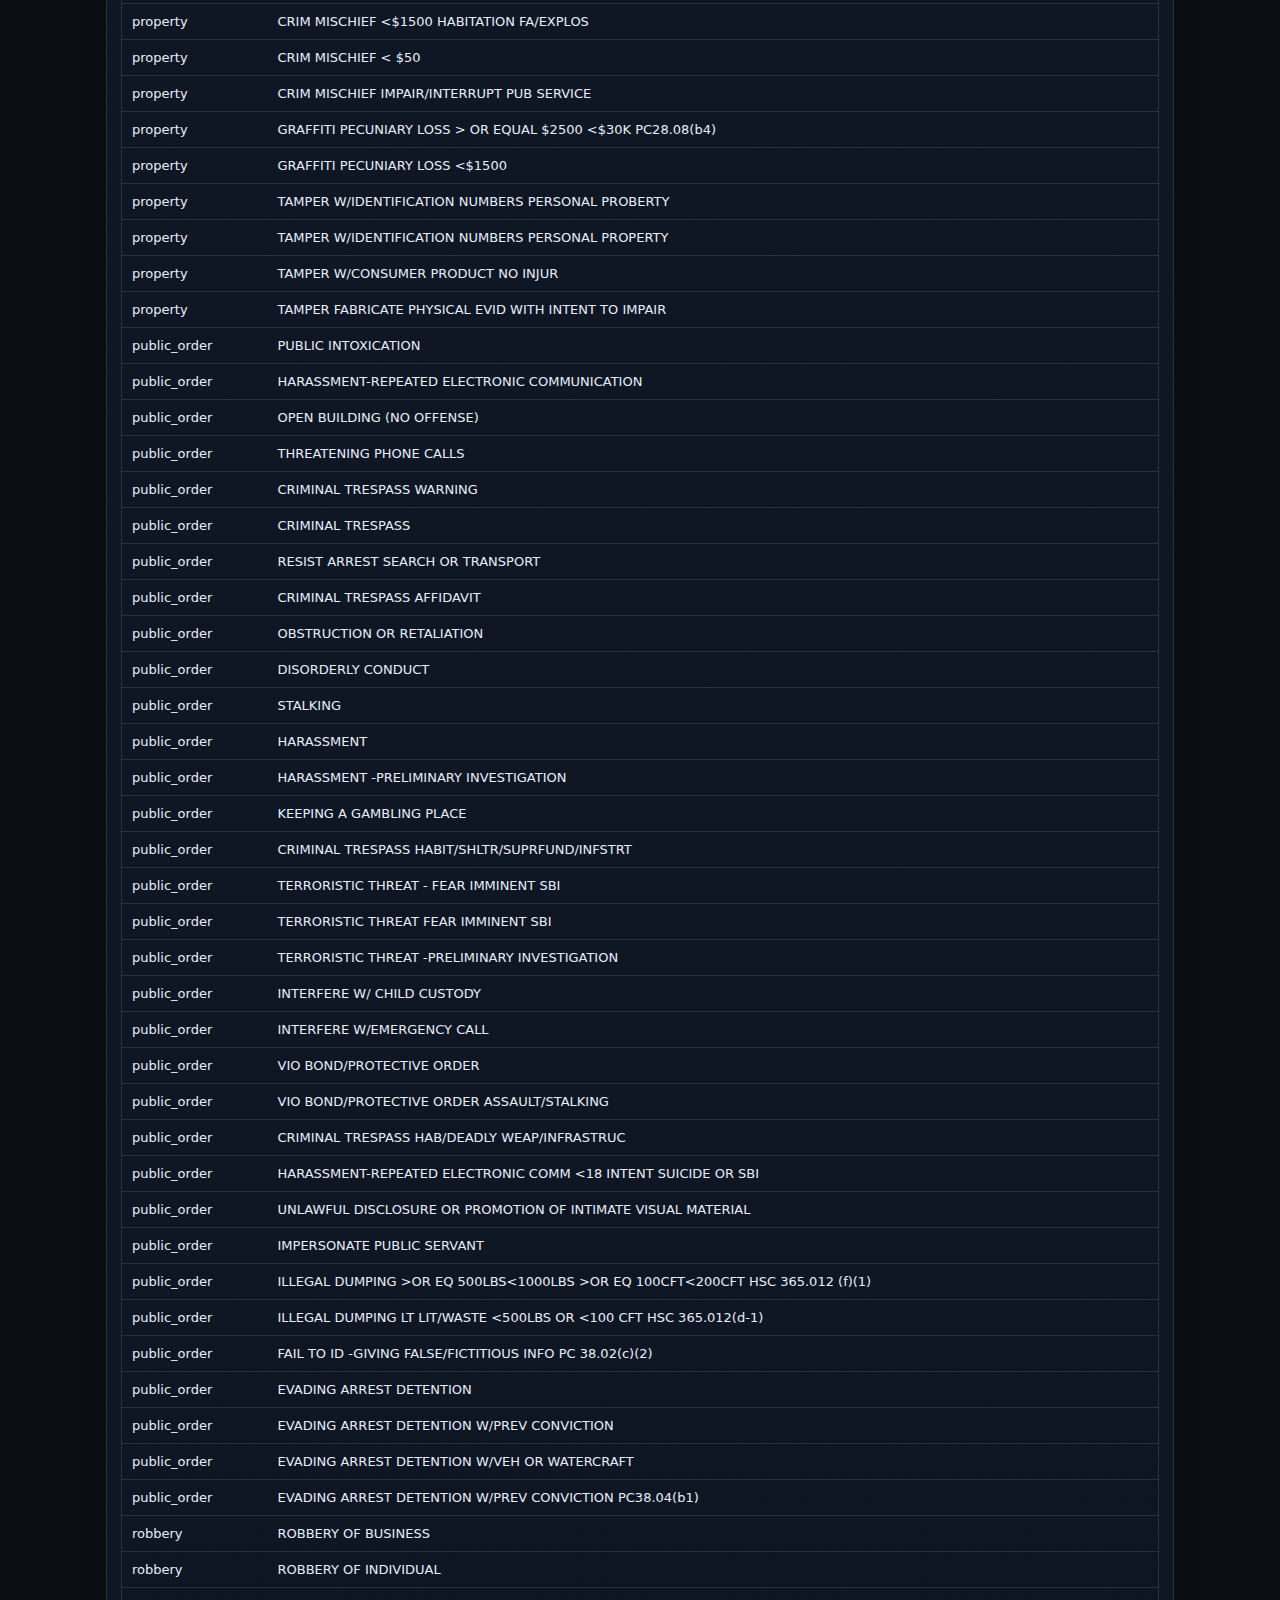
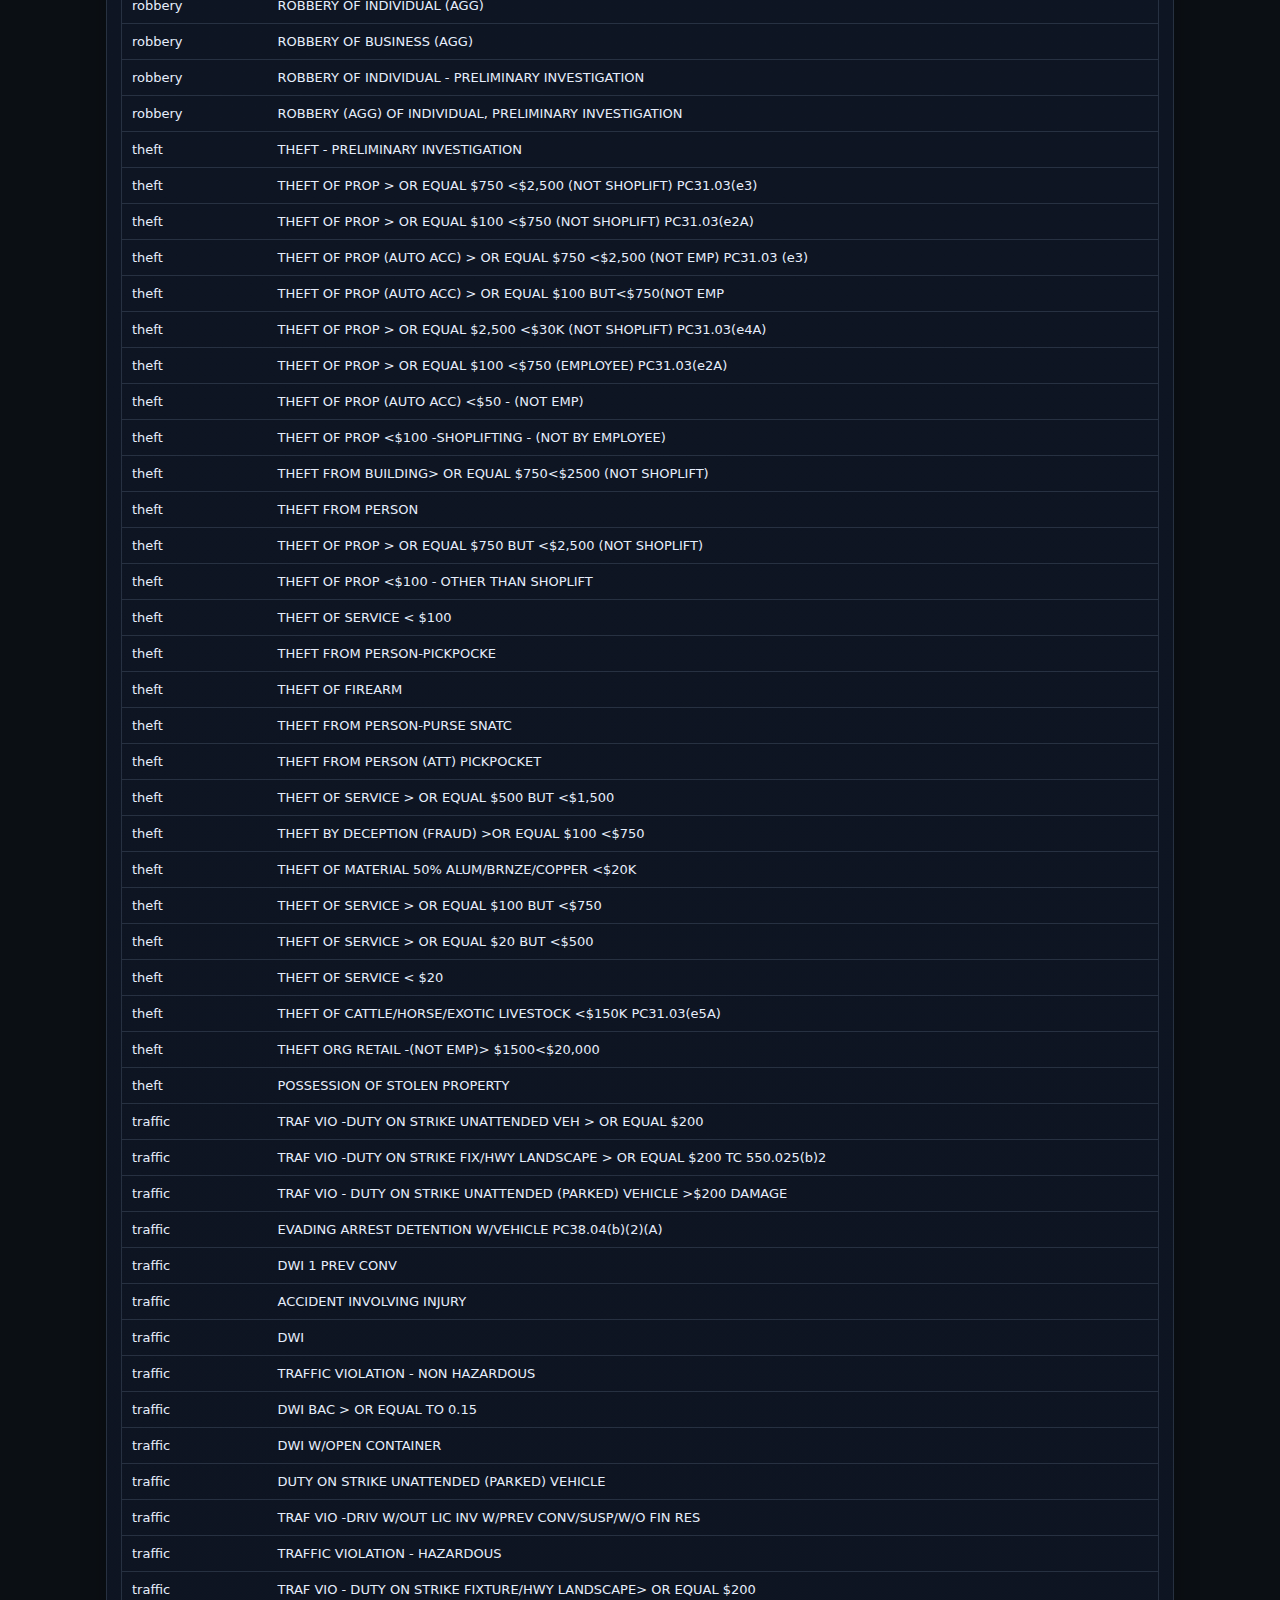
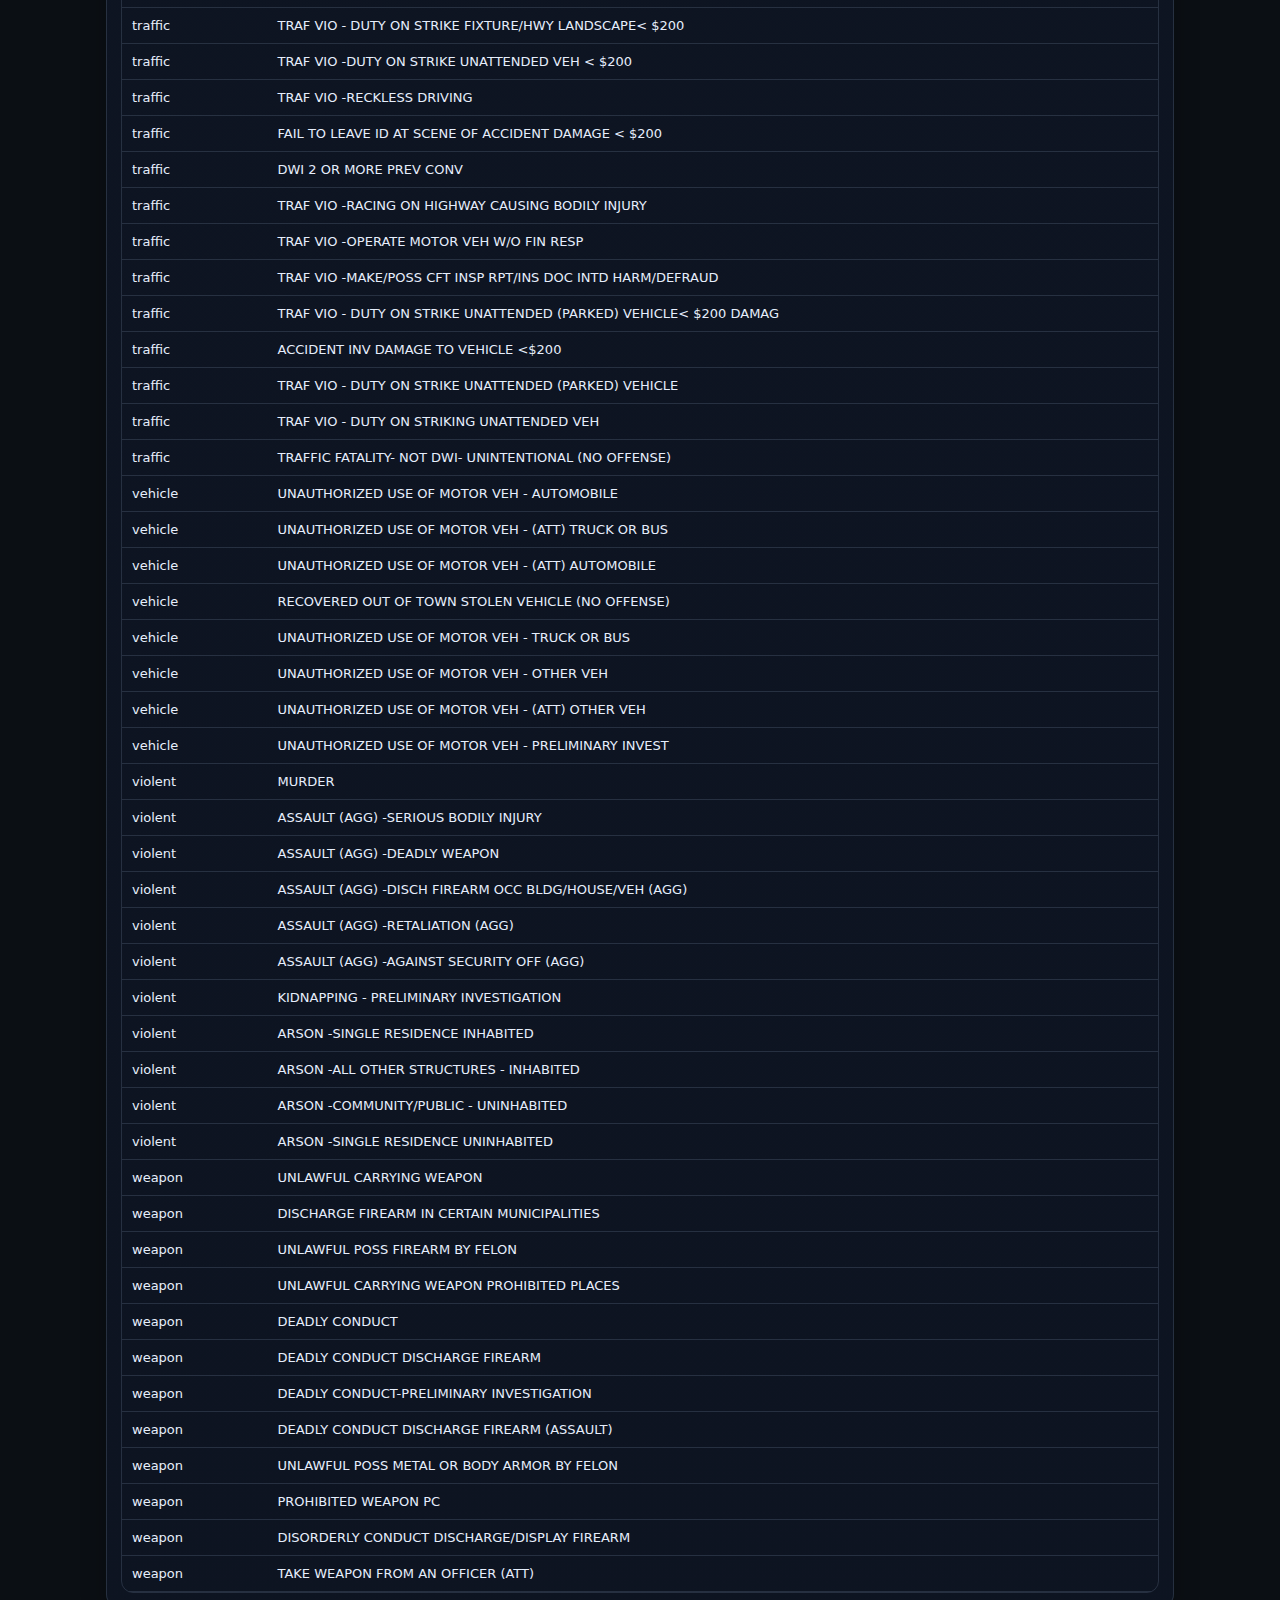
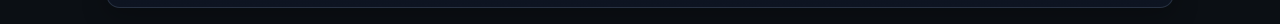
<file: docs/references.html>
<!doctype html>
<html lang="en">
  <head>
    <meta charset="utf-8" />
    <meta name="viewport" content="width=device-width, initial-scale=1" />
    <title>DPD Dispatch — References</title>
    <link rel="stylesheet" href="./css/styles.css" />
  </head>
  <body>
    <header class="top">
      <div class="brand">📟 DPD Dispatch</div>
      <div style="display:flex; gap:10px; align-items:center;">
        <a class="badge" href="./index.html">Dashboard</a>
        <a class="badge" href="./references.html">References</a>
        <a class="badge" href="./visuals.html">Visuals</a>
        <a class="badge" href="./beat.html">Beat Profile</a>
        <div class="status" id="status">Loading…</div>
      </div>
    </header>

    <main class="container">
      <section class="card">
        <h1>References</h1>
        <p class="muted">Generated from the Python codebase. Use this to see available presets, offense categories, keywords, and known offense strings.</p>
      </section>

      <section class="card">
        <h2>Datasets / Presets</h2>
        <div id="presets" class="table"></div>
      </section>

      <section class="card">
        <h2>Offense Categories</h2>
        <div id="categories" class="table"></div>
      </section>

      <section class="card">
        <h2>Beat → ZIP (inferred)</h2>
        <p class="muted">Heuristic mapping inferred from historical incidents: for each beat, we list the most common ZIP codes in the selected window.</p>
        <div class="controls">
          <div class="control">
            <label for="beatZipSearch">Beat</label>
            <input id="beatZipSearch" placeholder="e.g. 215" />
          </div>
          <div class="control">
            <label for="beatZipTop">Show top ZIPs</label>
            <select id="beatZipTop">
              <option value="3">3</option>
              <option value="5" selected>5</option>
              <option value="10">10</option>
            </select>
          </div>
          <button class="button" id="beatZipClear">Clear</button>
        </div>
        <p class="muted" id="beatZipSummary">—</p>
        <div id="beatZipTable" class="table"></div>
      </section>

      <section class="card">
        <h2>ZIP → Beat (inferred)</h2>
        <p class="muted">Heuristic mapping inferred from historical incidents: for each ZIP code, we list beats that account for at least 10% of incidents in that ZIP (within the selected window).</p>
        <div class="controls">
          <div class="control">
            <label for="zipBeatSearch">ZIP</label>
            <input id="zipBeatSearch" placeholder="e.g. 75231" />
          </div>
          <button class="button" id="zipBeatClear">Clear</button>
        </div>
        <p class="muted" id="zipBeatSummary">—</p>
        <div id="zipBeatTable" class="table"></div>
      </section>

      <section class="card">
        <h2>Offense Types (official strings)</h2>
        <p class="muted">These are exact <code>offincident</code> strings you can use for historical queries. (This list is a curated reference, not a live scrape.)</p>
        <div id="offenseTypes" class="table"></div>
      </section>
    </main>

    <script src="./js/references.js?v=2"></script>
  </body>
</html>
</file>
<file: docs/css/styles.css>
:root{
  --bg:#0b0f14;
  --card:#101826;
  --card2:#0e1522;
  --text:#e6eefc;
  --muted:#9bb0d0;
  --accent:#45f0c6;
  --accent2:#63a7ff;
  --border:rgba(155,176,208,.18);
  --danger:#ff6b6b;
  --mono: ui-monospace, SFMono-Regular, Menlo, Monaco, Consolas, "Liberation Mono", "Courier New", monospace;
  --sans: ui-sans-serif, system-ui, -apple-system, Segoe UI, Roboto, Helvetica, Arial, "Apple Color Emoji","Segoe UI Emoji";
}
*{box-sizing:border-box}
body{margin:0;background:radial-gradient(1200px 600px at 20% 0%, rgba(99,167,255,.10), transparent 55%), radial-gradient(900px 500px at 90% 10%, rgba(69,240,198,.08), transparent 60%), var(--bg); color:var(--text); font-family:var(--sans);}
.top{position:sticky;top:0;backdrop-filter: blur(10px); background: rgba(11,15,20,.78); border-bottom:1px solid var(--border); display:flex; align-items:center; justify-content:space-between; padding:14px 16px; z-index:10}
.brand{font-weight:700; letter-spacing:.2px}
.status{font-family:var(--mono); color:var(--muted); font-size:12px}
.container{max-width:1100px;margin:0 auto;padding:16px; display:flex; flex-direction:column; gap:14px}
.card{background:linear-gradient(180deg, rgba(16,24,38,.95), rgba(14,21,34,.95)); border:1px solid var(--border); border-radius:14px; padding:14px 14px; box-shadow: 0 10px 25px rgba(0,0,0,.25)}
.card h1,.card h2{margin:0 0 10px 0}

/* Collapsible cards */
details.card{padding:0}
details.card > summary{list-style:none; cursor:pointer; padding:14px 14px; display:flex; align-items:center; justify-content:space-between}
details.card > summary::-webkit-details-marker{display:none}
details.card > summary h2{margin:0}
details.card > summary::after{content:'▾'; color:var(--muted); font-family:var(--mono)}
details.card[open] > summary::after{content:'▴'}
details.card > :not(summary){padding:0 14px 14px 14px}
.muted{color:var(--muted); margin:0 0 12px 0}
code{font-family:var(--mono); color:var(--accent)}
.grid{display:grid; grid-template-columns: repeat(2, minmax(0,1fr)); gap:10px}
.metric{border:1px solid var(--border); border-radius:12px; padding:12px; background:rgba(0,0,0,.12)}
.metric .label{color:var(--muted); font-size:12px}
.metric .value{font-family:var(--mono); font-size:20px; margin-top:6px}
.table{overflow:auto; border:1px solid var(--border); border-radius:12px}
.table table{width:100%; border-collapse:collapse; font-size:13px}
.table th,.table td{padding:10px 10px; border-bottom:1px solid var(--border); vertical-align:top}
.table th{position:sticky; top:0; background:rgba(11,15,20,.88); text-align:left; color:#cfe0ff; font-weight:600}
.table tr:hover td{background:rgba(99,167,255,.06)}
.badge{display:inline-block; font-family:var(--mono); font-size:12px; padding:2px 8px; border-radius:999px; border:1px solid var(--border); color:var(--muted); text-decoration:none}
.controls{display:flex; gap:10px; flex-wrap:wrap; align-items:flex-end}
.control{display:flex; flex-direction:column; gap:6px}
.control label{font-size:12px; color:var(--muted); font-family:var(--mono)}
.control input,.control select{background:rgba(0,0,0,.25); color:var(--text); border:1px solid var(--border); border-radius:10px; padding:8px 10px; min-width:160px; outline:none}
.control input::placeholder{color:rgba(155,176,208,.65)}
.button{background:rgba(99,167,255,.12); color:var(--text); border:1px solid rgba(99,167,255,.35); border-radius:10px; padding:9px 12px; cursor:pointer; font-family:var(--mono); font-size:12px}
.button:hover{background:rgba(99,167,255,.18)}
@media (max-width:700px){
  .control input,.control select{min-width:140px}

  .grid{grid-template-columns:1fr}
  .top{padding:12px 12px}
  .container{padding:12px}
}
</file>
<file: site/css/styles.css>
:root{
  --bg:#0b0f14;
  --card:#101826;
  --card2:#0e1522;
  --text:#e6eefc;
  --muted:#9bb0d0;
  --accent:#45f0c6;
  --accent2:#63a7ff;
  --border:rgba(155,176,208,.18);
  --danger:#ff6b6b;
  --mono: ui-monospace, SFMono-Regular, Menlo, Monaco, Consolas, "Liberation Mono", "Courier New", monospace;
  --sans: ui-sans-serif, system-ui, -apple-system, Segoe UI, Roboto, Helvetica, Arial, "Apple Color Emoji","Segoe UI Emoji";
}
*{box-sizing:border-box}
body{margin:0;background:radial-gradient(1200px 600px at 20% 0%, rgba(99,167,255,.10), transparent 55%), radial-gradient(900px 500px at 90% 10%, rgba(69,240,198,.08), transparent 60%), var(--bg); color:var(--text); font-family:var(--sans);}
.top{position:sticky;top:0;backdrop-filter: blur(10px); background: rgba(11,15,20,.78); border-bottom:1px solid var(--border); display:flex; align-items:center; justify-content:space-between; padding:14px 16px; z-index:10}
.brand{font-weight:700; letter-spacing:.2px}
.status{font-family:var(--mono); color:var(--muted); font-size:12px}
.container{max-width:1100px;margin:0 auto;padding:16px; display:flex; flex-direction:column; gap:14px}
.card{background:linear-gradient(180deg, rgba(16,24,38,.95), rgba(14,21,34,.95)); border:1px solid var(--border); border-radius:14px; padding:14px 14px; box-shadow: 0 10px 25px rgba(0,0,0,.25)}
.card h1,.card h2{margin:0 0 10px 0}
.muted{color:var(--muted); margin:0 0 12px 0}
code{font-family:var(--mono); color:var(--accent)}
.grid{display:grid; grid-template-columns: repeat(2, minmax(0,1fr)); gap:10px}
.metric{border:1px solid var(--border); border-radius:12px; padding:12px; background:rgba(0,0,0,.12)}
.metric .label{color:var(--muted); font-size:12px}
.metric .value{font-family:var(--mono); font-size:20px; margin-top:6px}
.table{overflow:auto; border:1px solid var(--border); border-radius:12px}
.table table{width:100%; border-collapse:collapse; font-size:13px}
.table th,.table td{padding:10px 10px; border-bottom:1px solid var(--border); vertical-align:top}
.table th{position:sticky; top:0; background:rgba(11,15,20,.88); text-align:left; color:#cfe0ff; font-weight:600}
.table tr:hover td{background:rgba(99,167,255,.06)}
.badge{display:inline-block; font-family:var(--mono); font-size:12px; padding:2px 8px; border-radius:999px; border:1px solid var(--border); color:var(--muted)}
@media (max-width:700px){
  .grid{grid-template-columns:1fr}
  .top{padding:12px 12px}
  .container{padding:12px}
}
</file>
